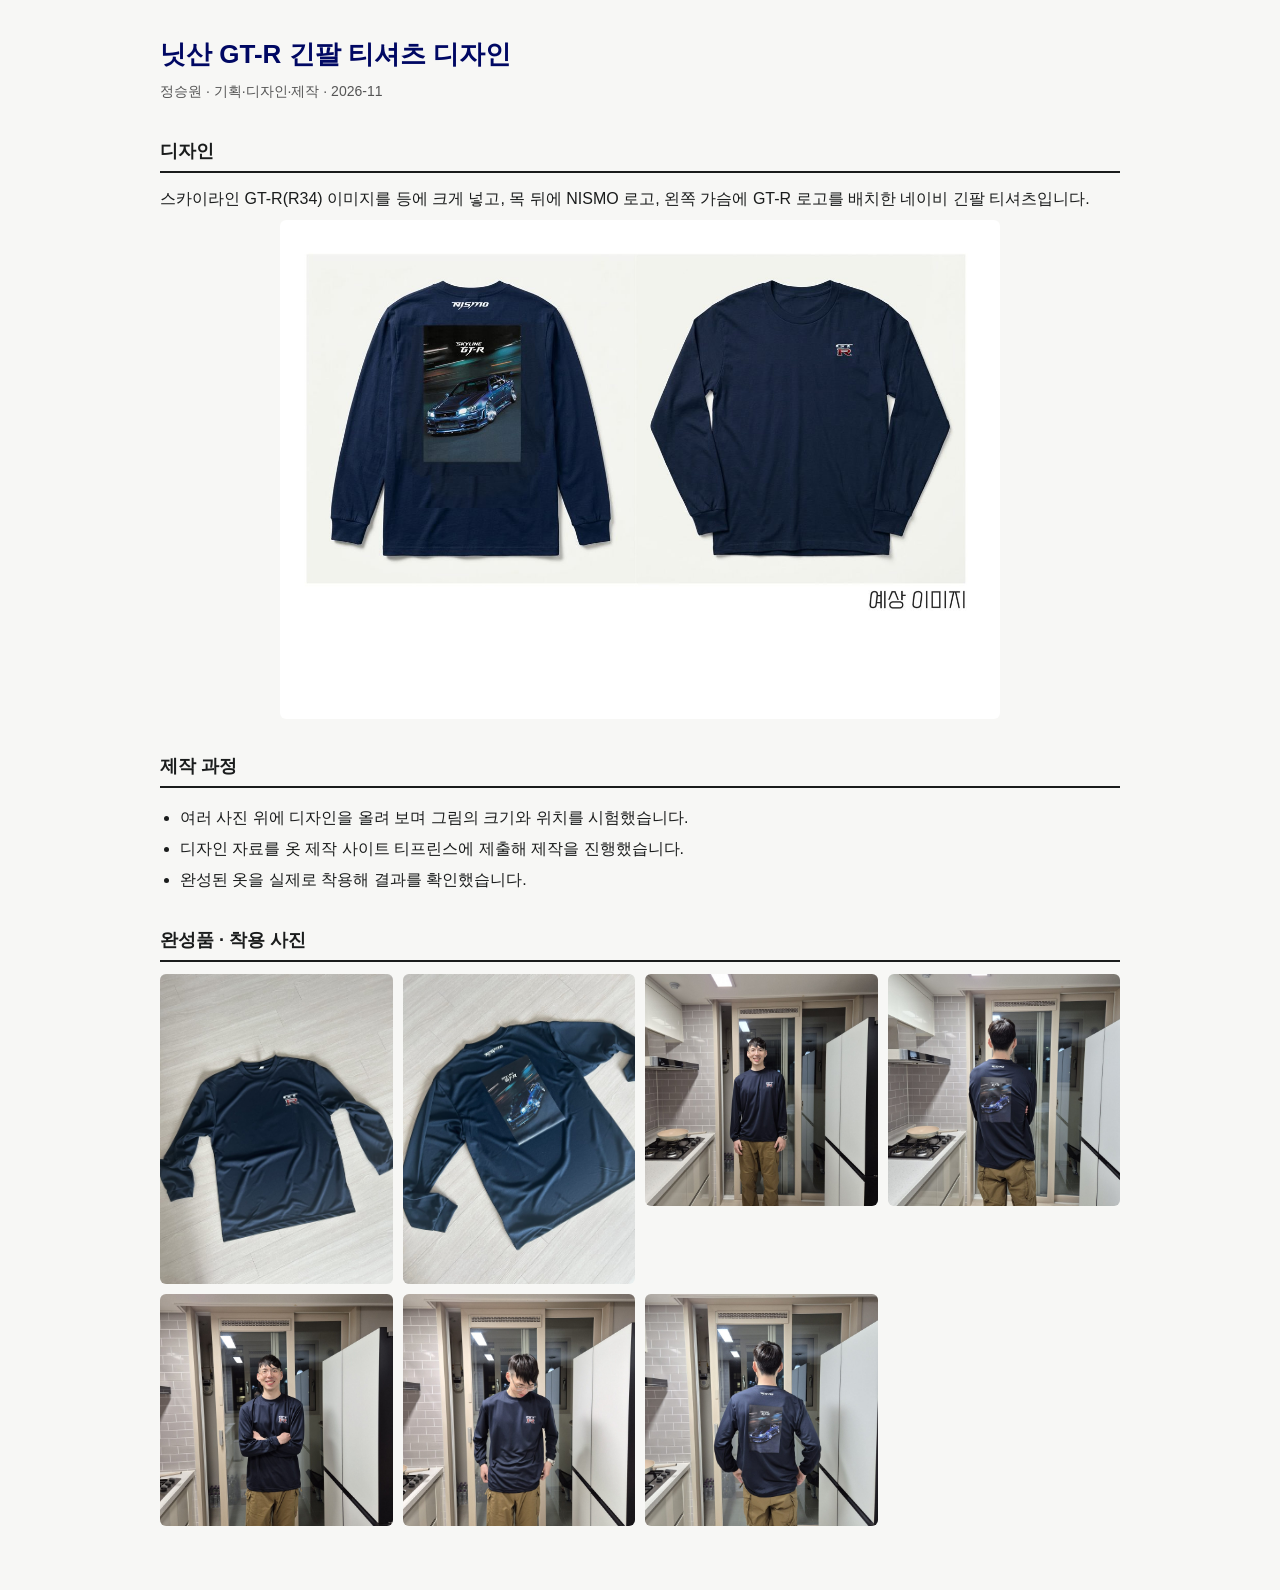
<file: tshirt/index.html>
<!doctype html>
<html lang="ko">
<head>
<meta charset="utf-8">
<meta name="viewport" content="width=device-width, initial-scale=1">
<title>닛산 GT-R 긴팔 티셔츠 디자인 · 정승원</title>
<style>
  :root { --bg:#f7f7f5; --fg:#1a1c1c; --muted:#555; --accent:#000863; }
  @media (prefers-color-scheme: dark) { :root:not([data-theme="light"]) { --bg:#121314; --fg:#f1f1f1; --muted:#aaa; --accent:#bdc2ff; } }
  :root[data-theme="dark"] { --bg:#121314; --fg:#f1f1f1; --muted:#aaa; --accent:#bdc2ff; }
  body { margin:0; background:var(--bg); color:var(--fg); font-family:"Apple SD Gothic Neo","Malgun Gothic",sans-serif; line-height:1.7; }
  main { max-width:960px; margin:0 auto; padding:24px 16px 64px; }
  h1 { font-size:26px; margin:8px 0 4px; color:var(--accent); }
  .meta { color:var(--muted); font-size:14px; margin-bottom:20px; }
  h2 { font-size:18px; margin:32px 0 12px; border-bottom:2px solid var(--fg); padding-bottom:4px; }
  p { margin:8px 0; }
  .grid { display:grid; grid-template-columns:repeat(auto-fill, minmax(200px,1fr)); gap:10px; }
  .grid img { width:100%; height:auto; display:block; border-radius:6px; background:#fff; }
  .design img { width:100%; max-width:720px; display:block; margin:0 auto; border-radius:6px; background:#fff; }
  ul { padding-left:20px; }
  li { margin:4px 0; }
</style>
</head>
<body>
<main>
  <h1>닛산 GT-R 긴팔 티셔츠 디자인</h1>
  <div class="meta">정승원 · 기획·디자인·제작 · 2026-11</div>

  <h2>디자인</h2>
  <p>스카이라인 GT-R(R34) 이미지를 등에 크게 넣고, 목 뒤에 NISMO 로고, 왼쪽 가슴에 GT-R 로고를 배치한 네이비 긴팔 티셔츠입니다.</p>
  <div class="design"><img src="design.jpg" alt="티셔츠 디자인 예상 이미지 (앞·뒤)"></div>

  <h2>제작 과정</h2>
  <ul>
    <li>여러 사진 위에 디자인을 올려 보며 그림의 크기와 위치를 시험했습니다.</li>
    <li>디자인 자료를 옷 제작 사이트 티프린스에 제출해 제작을 진행했습니다.</li>
    <li>완성된 옷을 실제로 착용해 결과를 확인했습니다.</li>
  </ul>

  <h2>완성품 · 착용 사진</h2>
  <div class="grid">
    <img src="wear01.jpg" alt="완성된 티셔츠 (정면, 바닥)">
    <img src="wear02.jpg" alt="완성된 티셔츠 (뒷면, 바닥)">
    <img src="wear03.jpg" alt="티셔츠 착용 (정면 전신)">
    <img src="wear04.jpg" alt="티셔츠 착용 (뒷면 전신)">
    <img src="wear05.jpg" alt="티셔츠 착용 (팔짱)">
    <img src="wear06.jpg" alt="티셔츠 착용 (정면)">
    <img src="wear07.jpg" alt="티셔츠 착용 (뒷면)">
  </div>
</main>
</body>
</html>
</file>
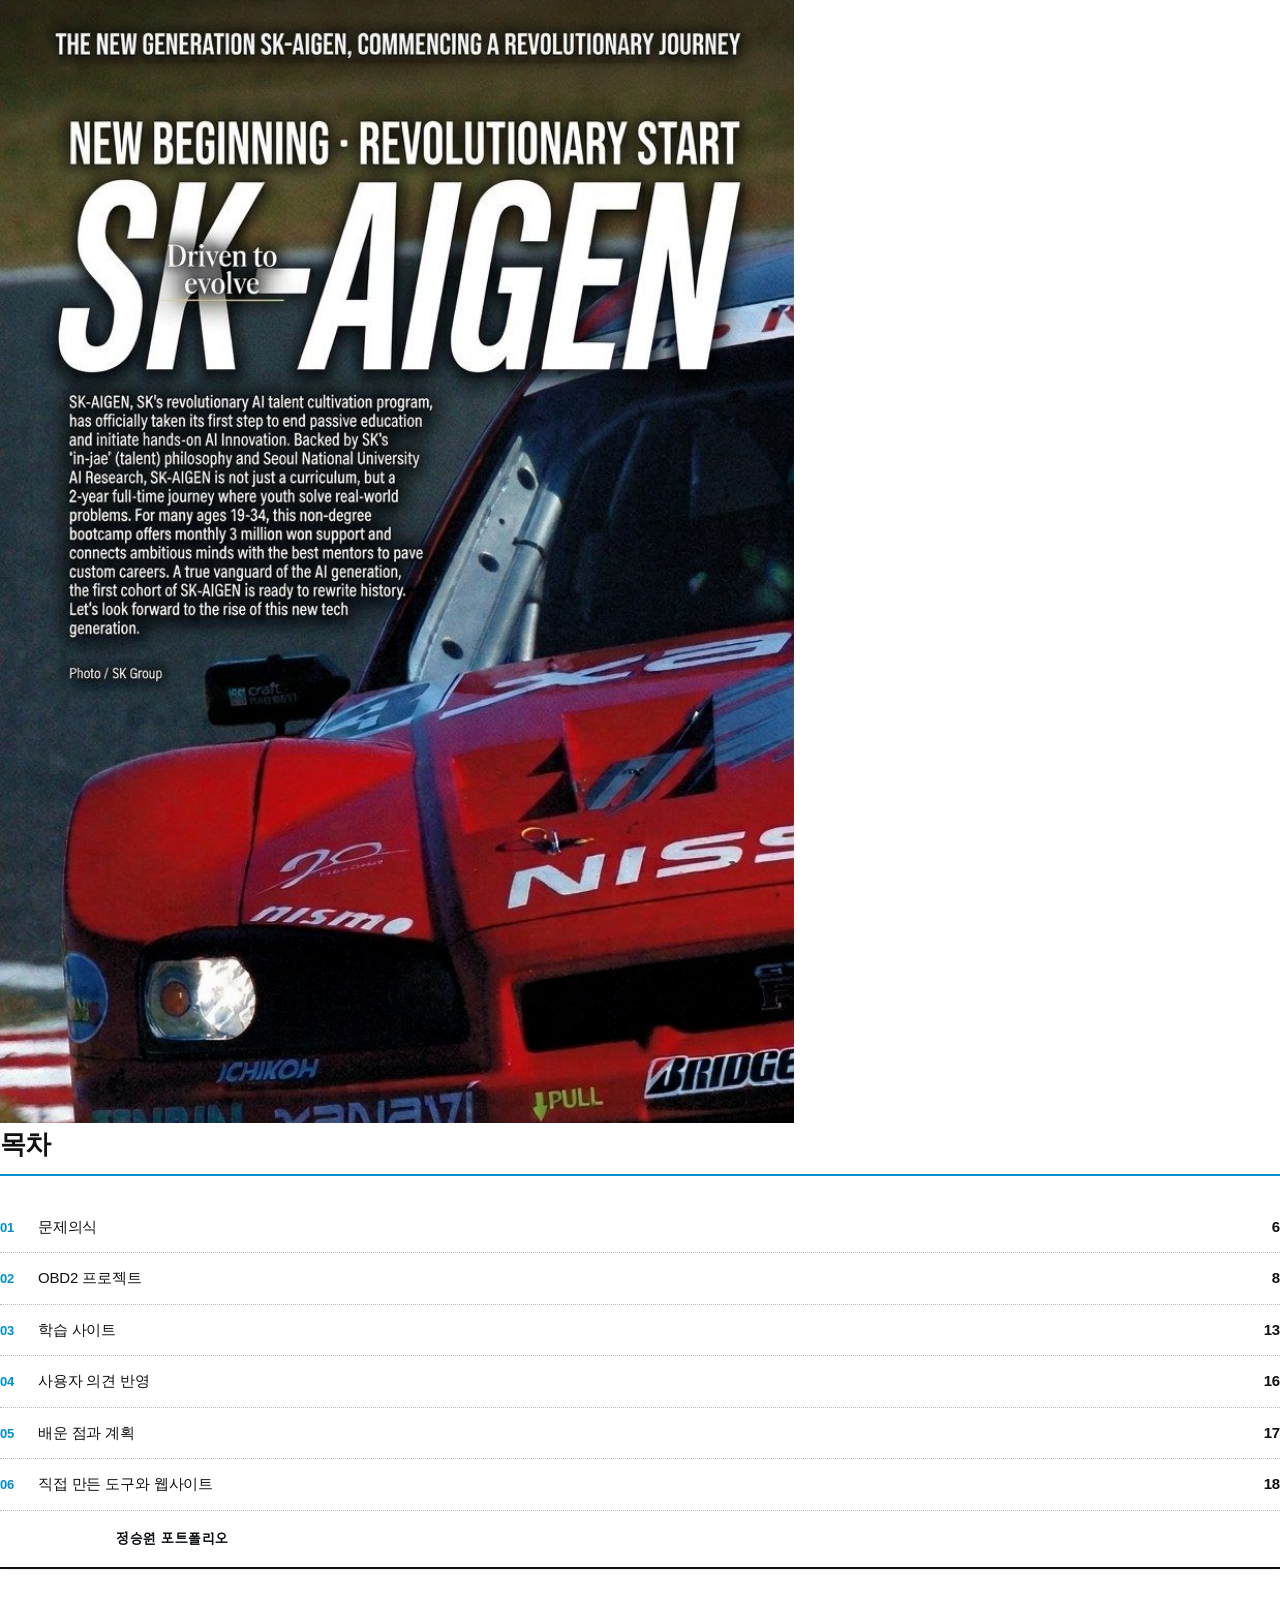
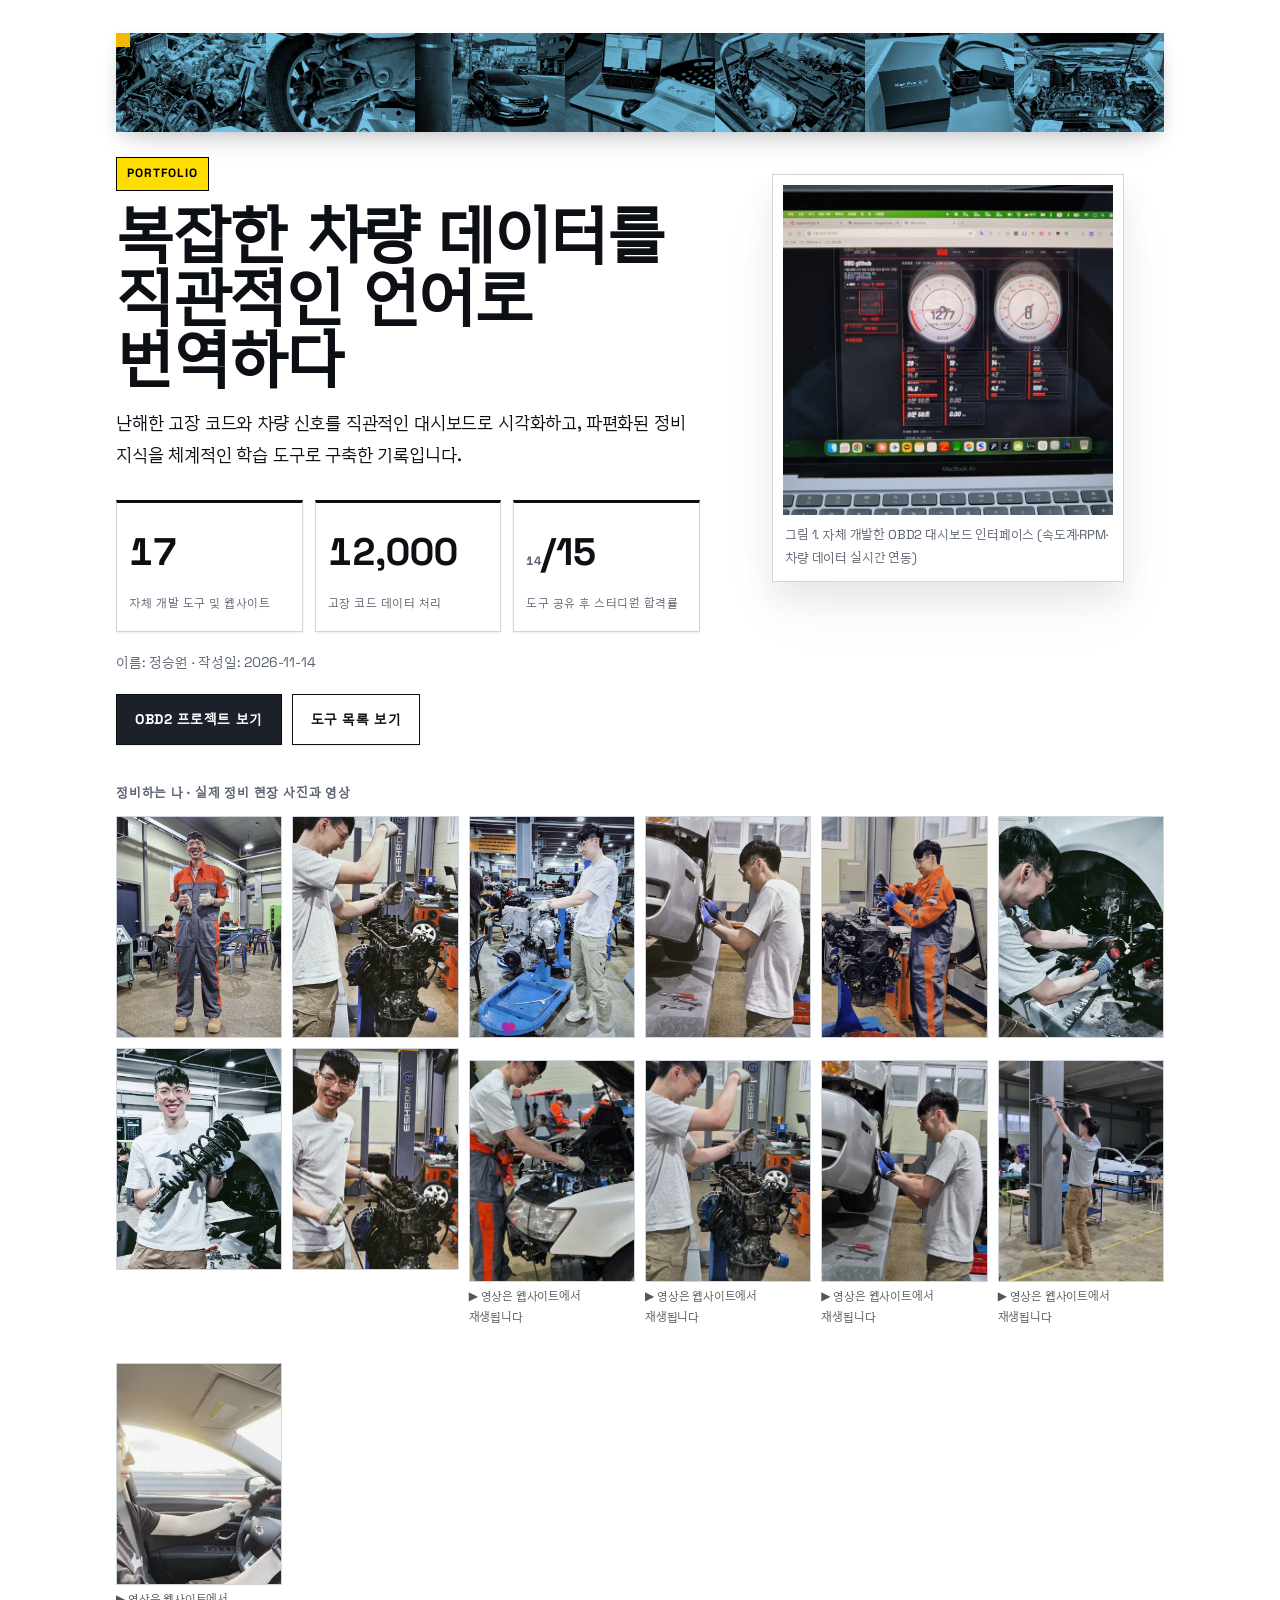
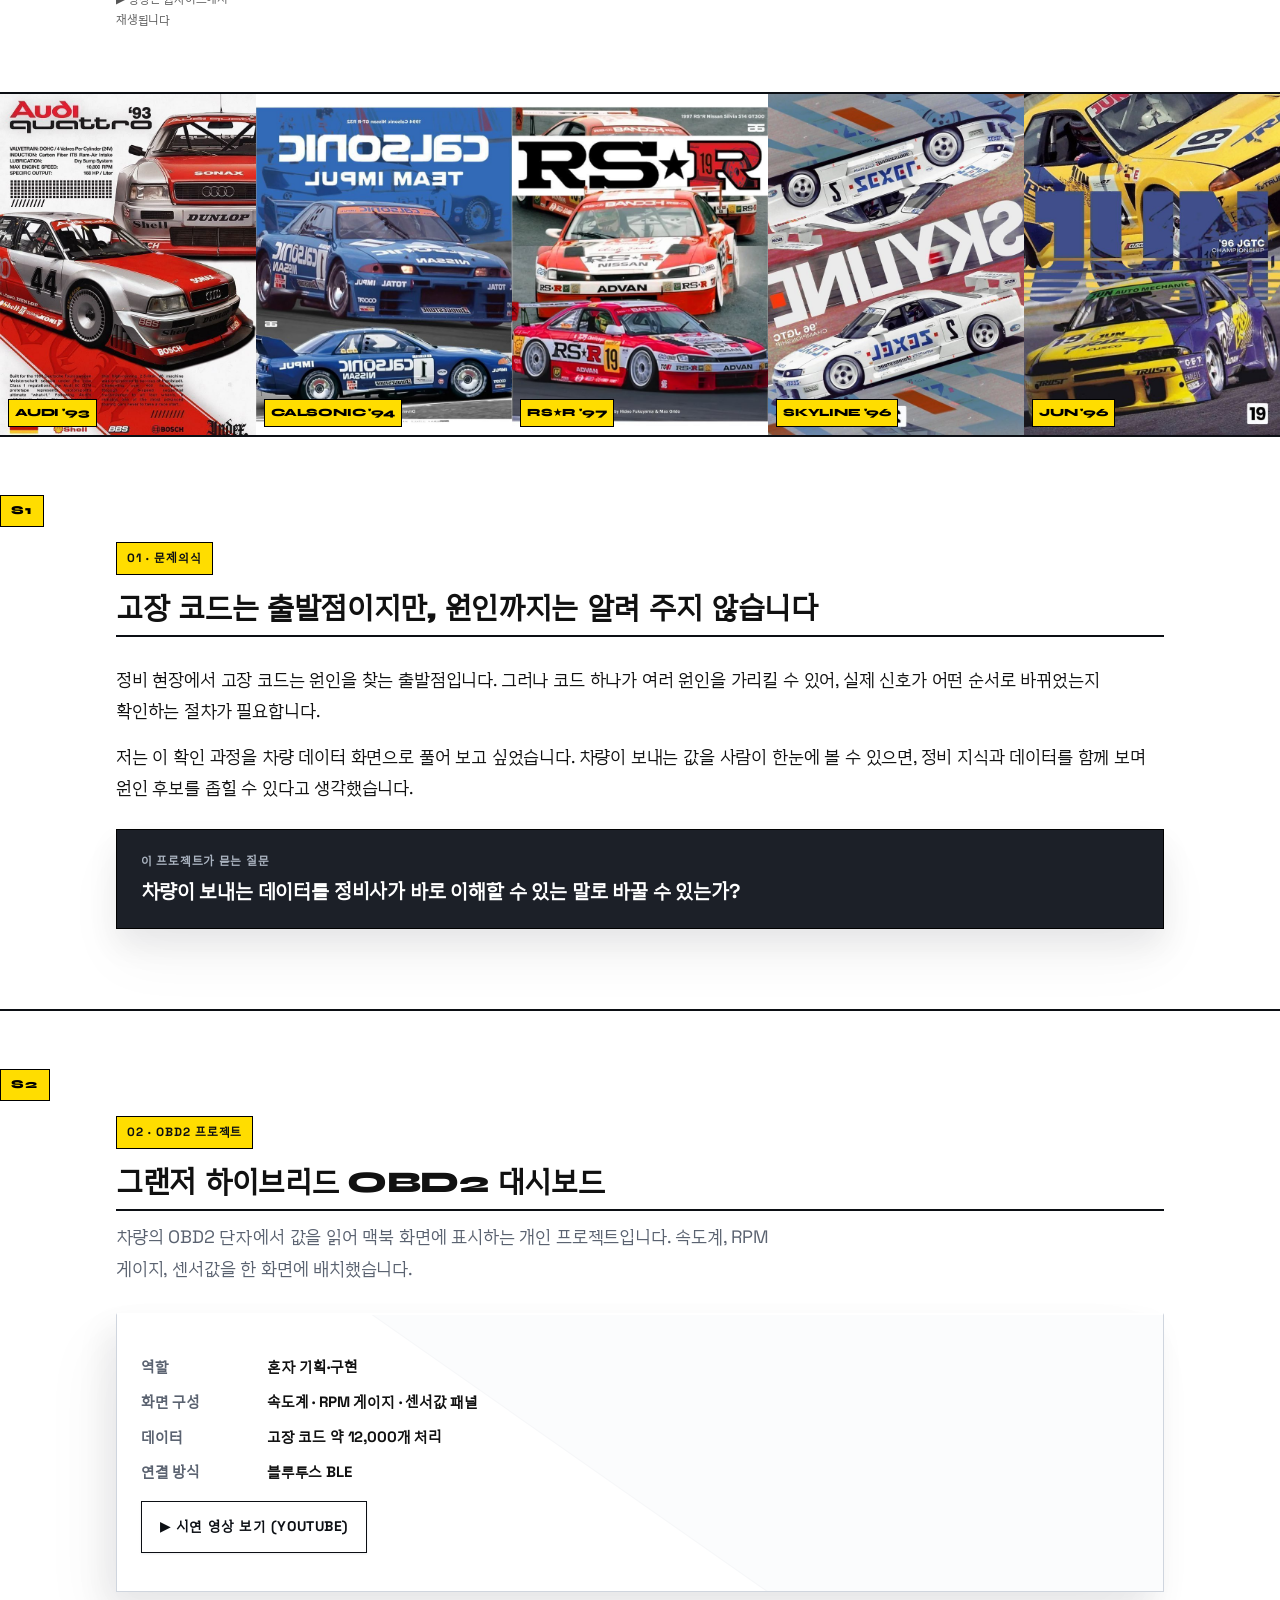
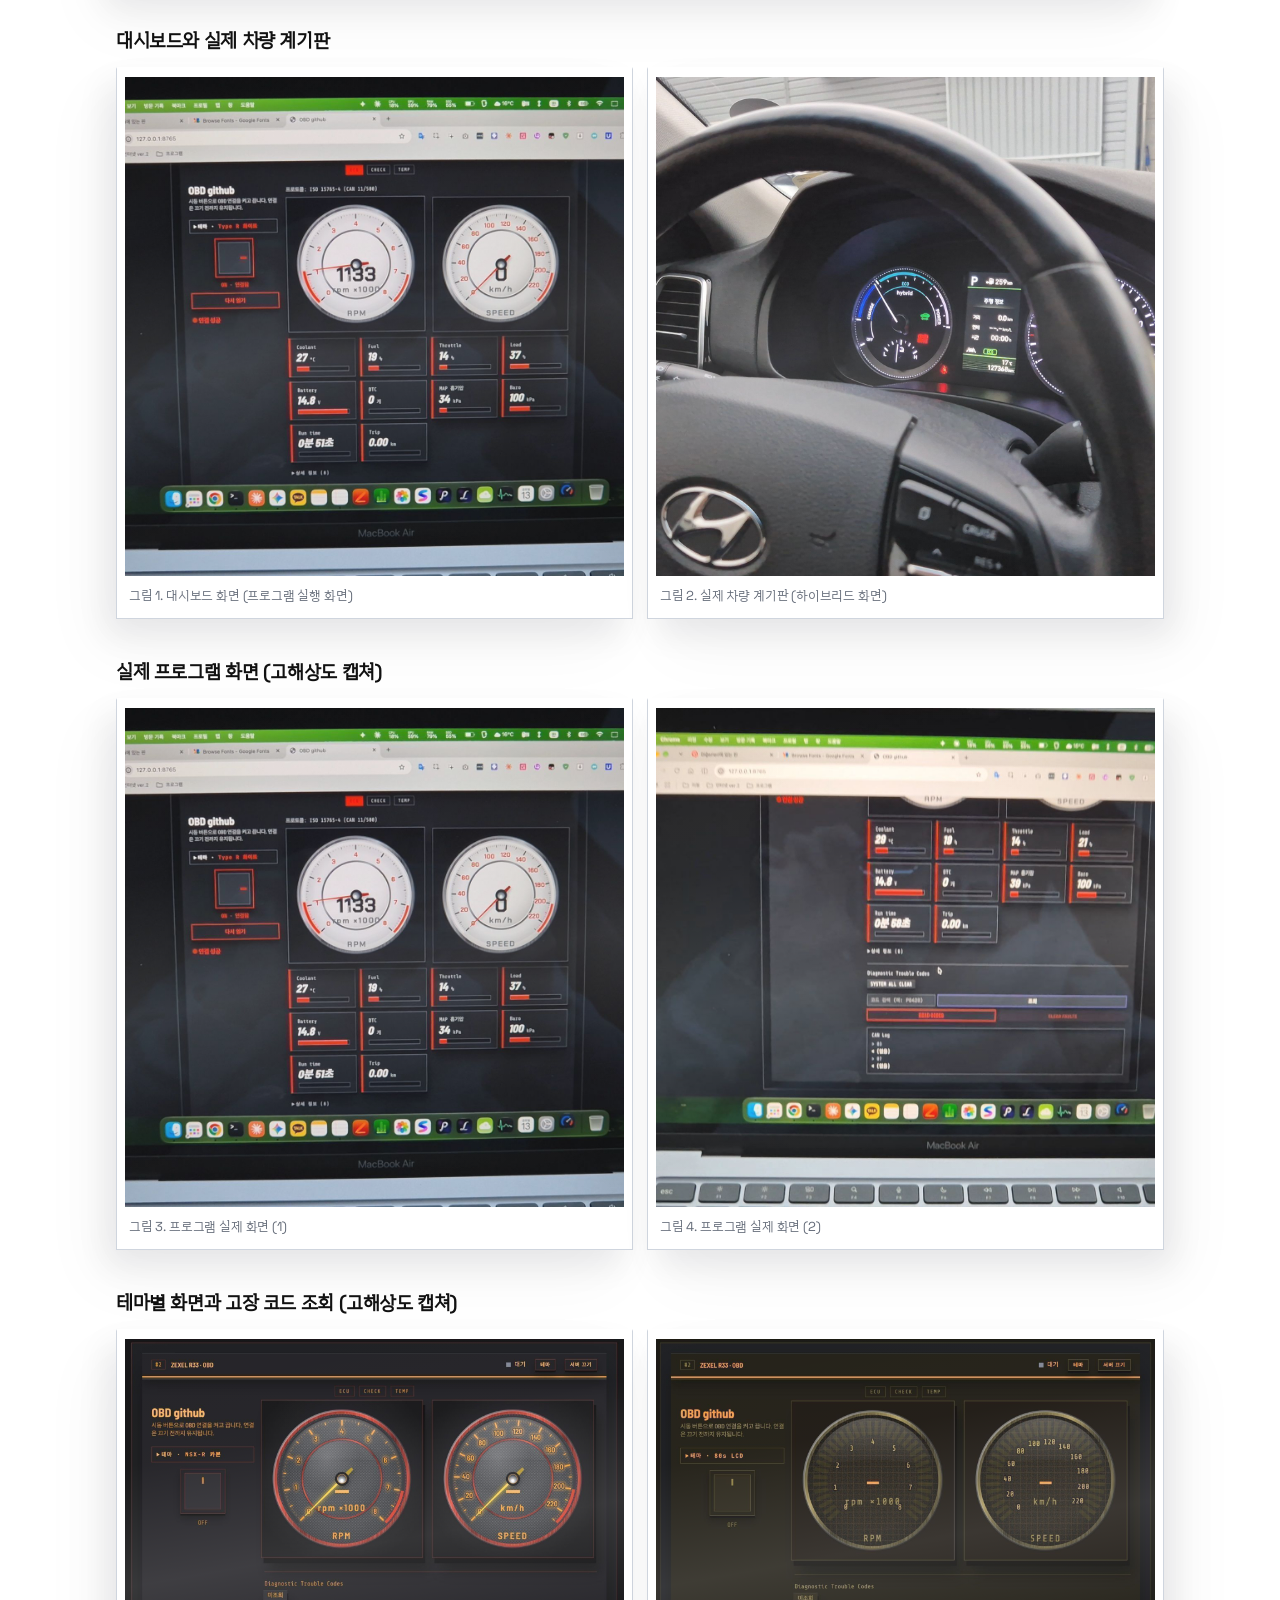
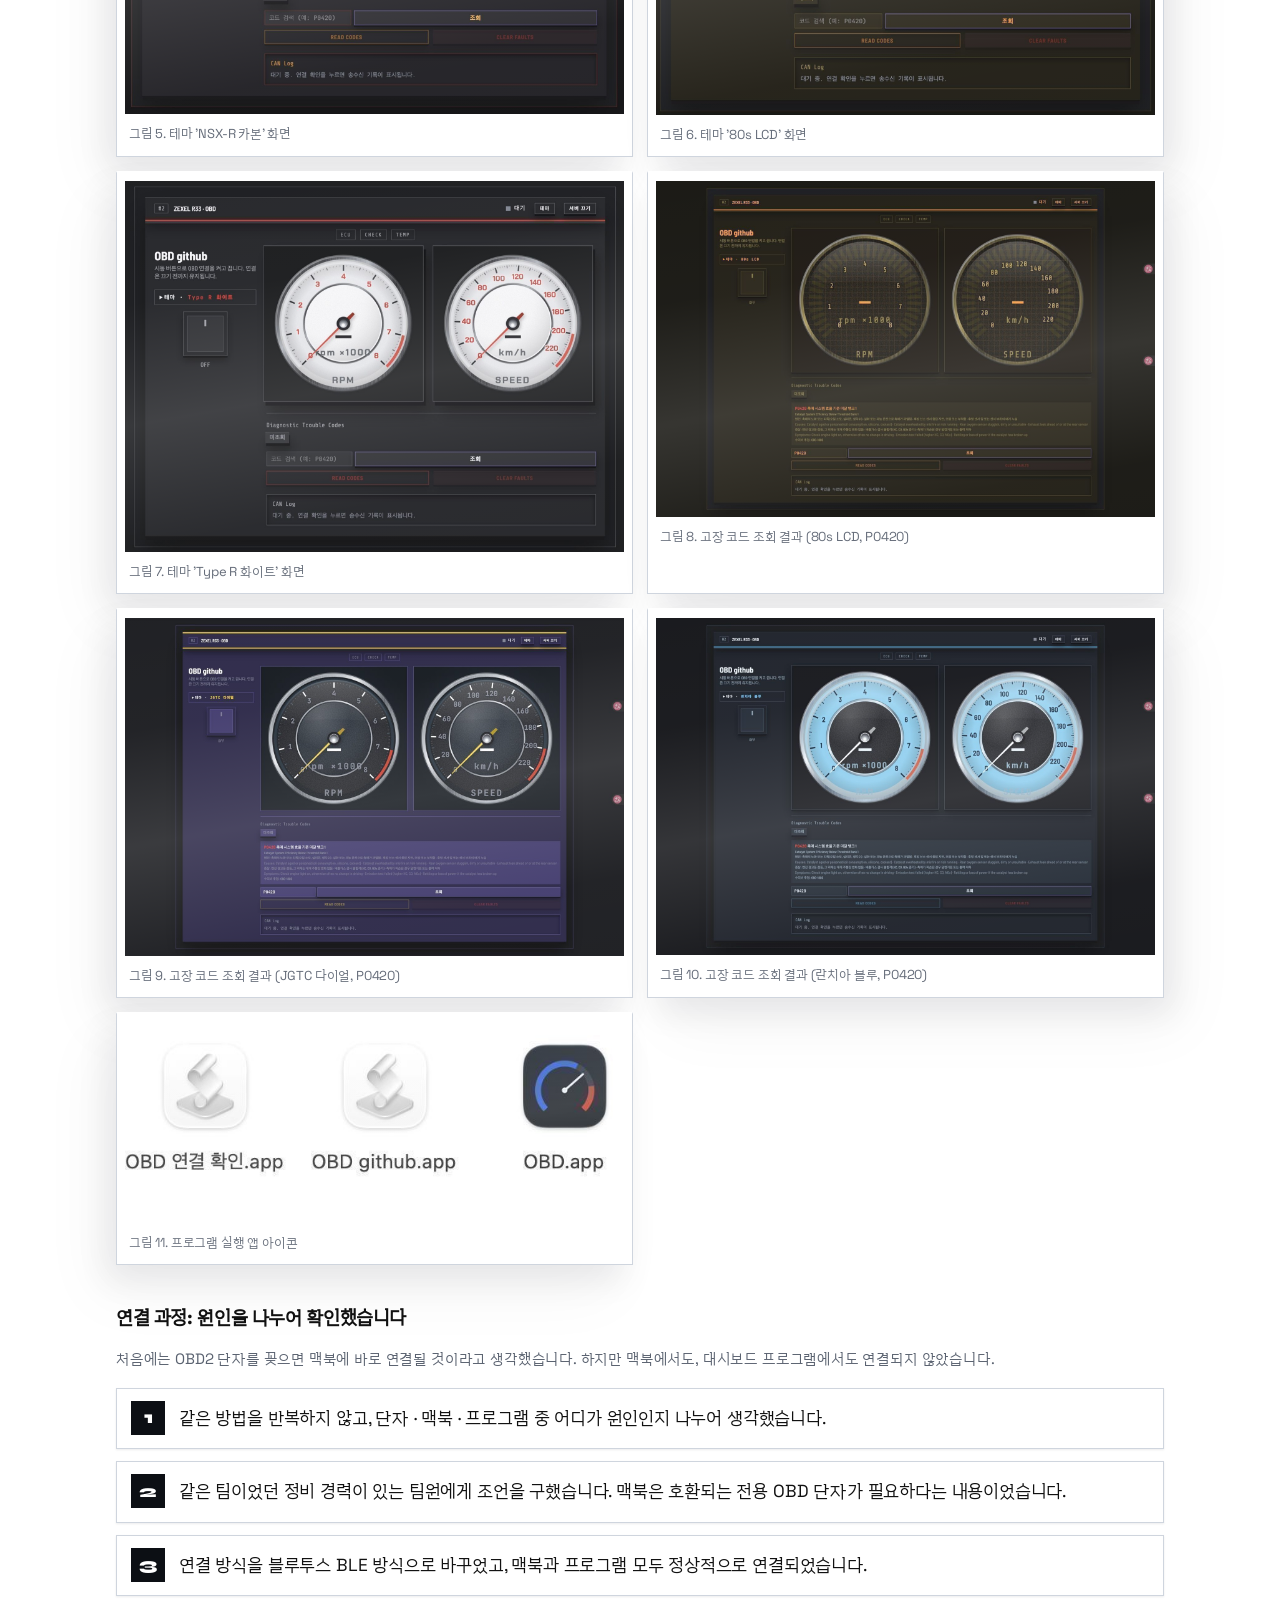
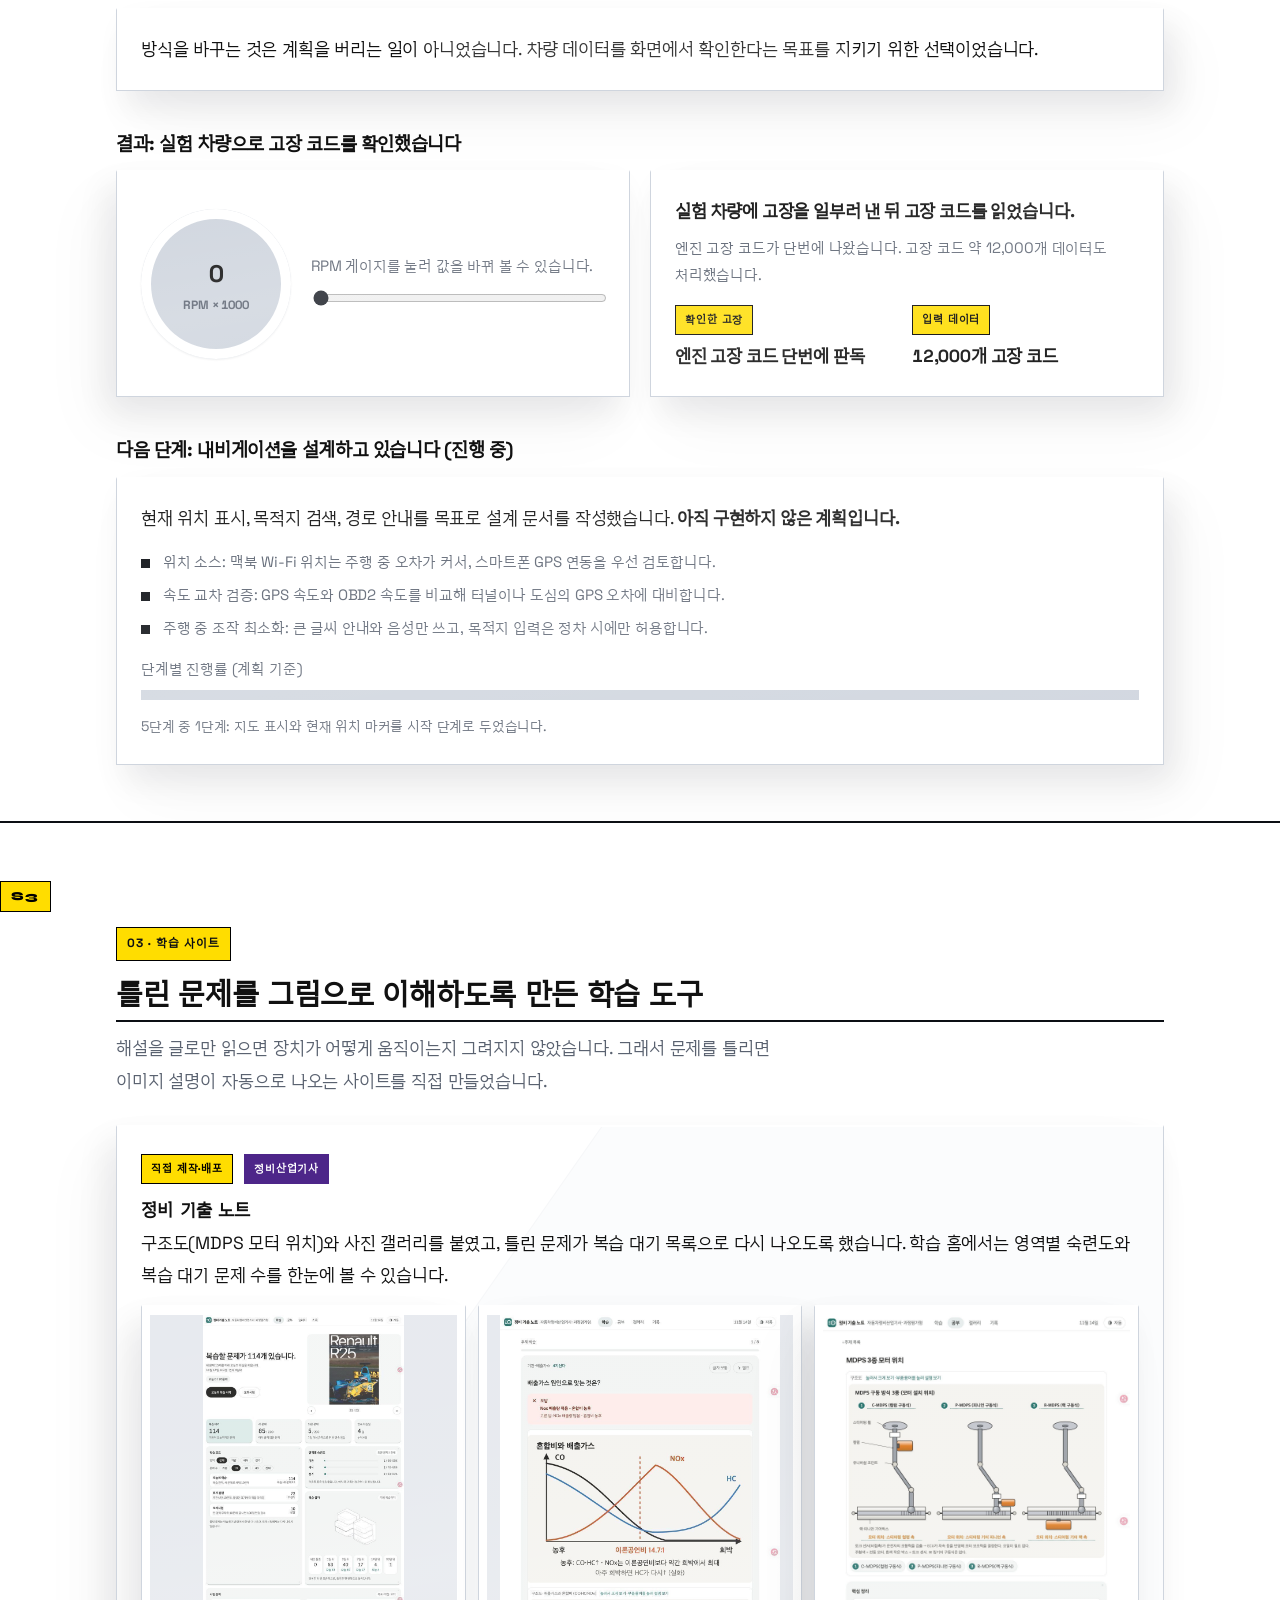
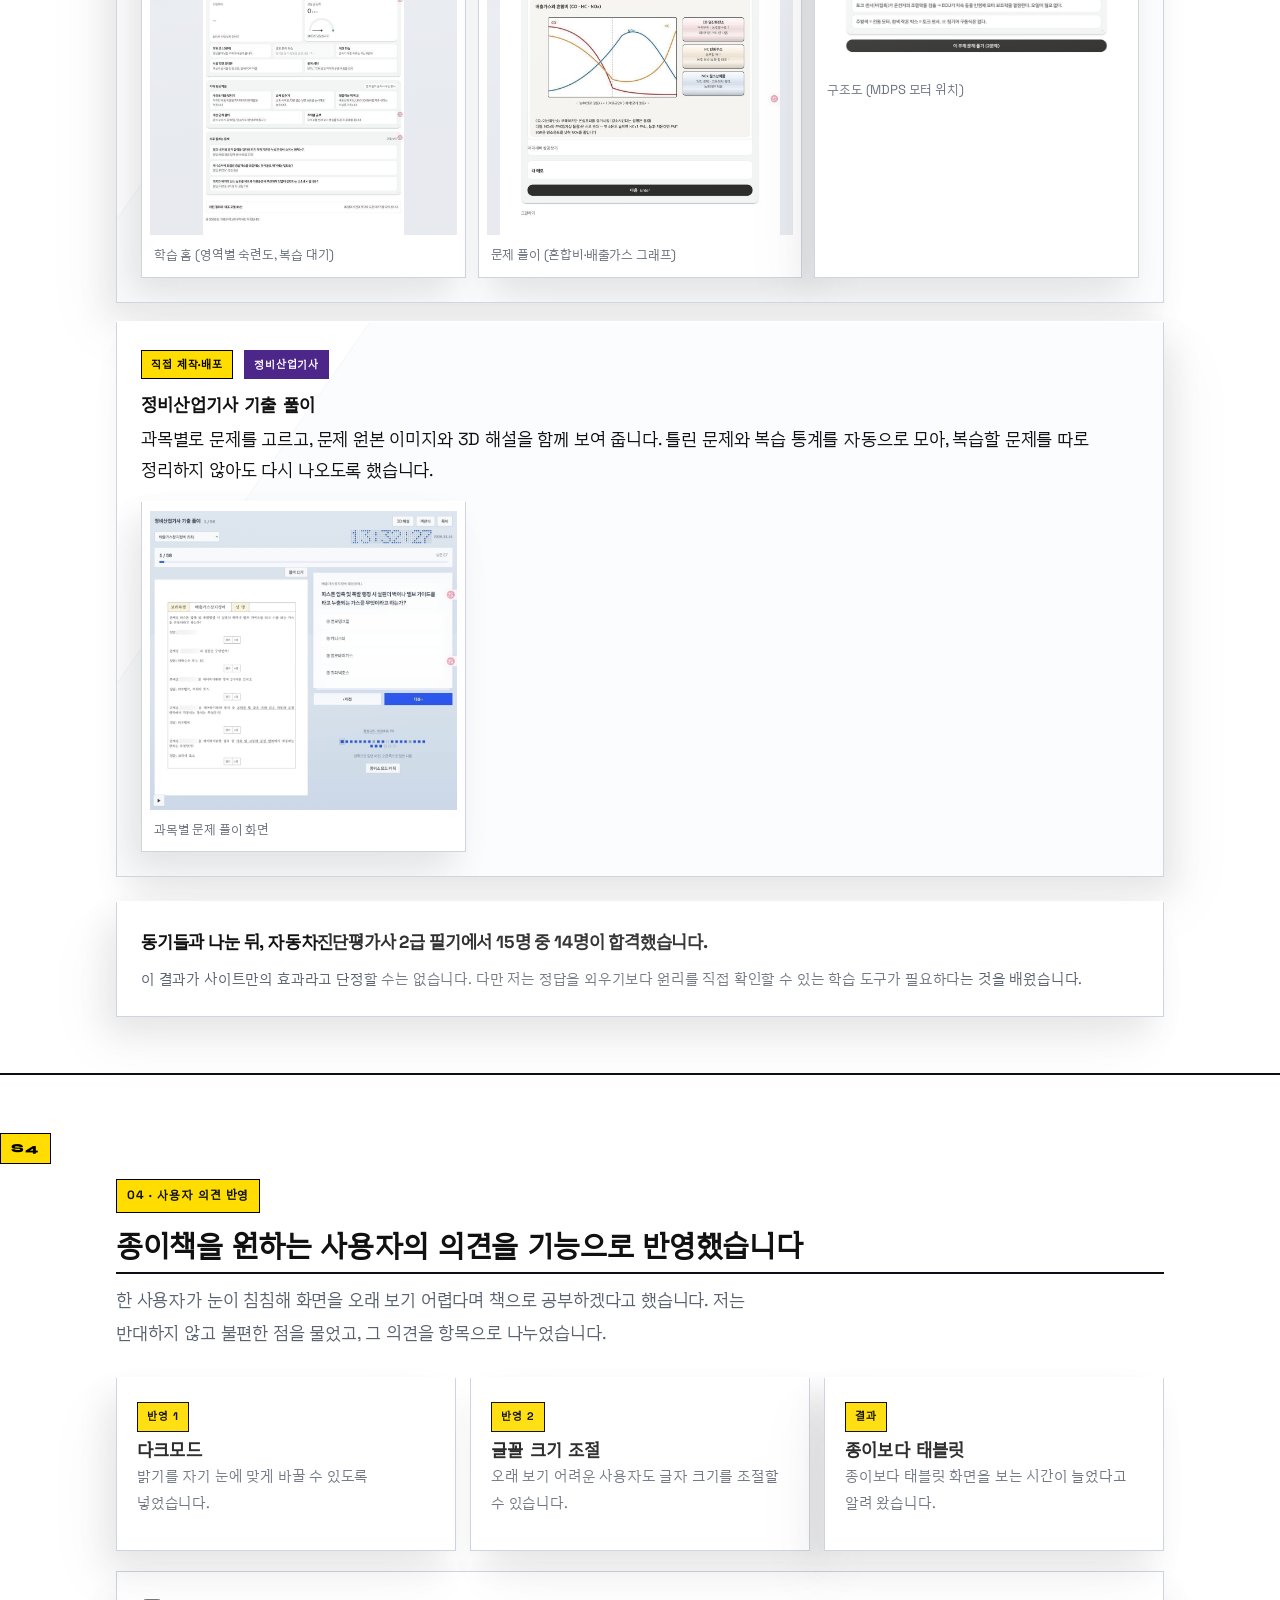
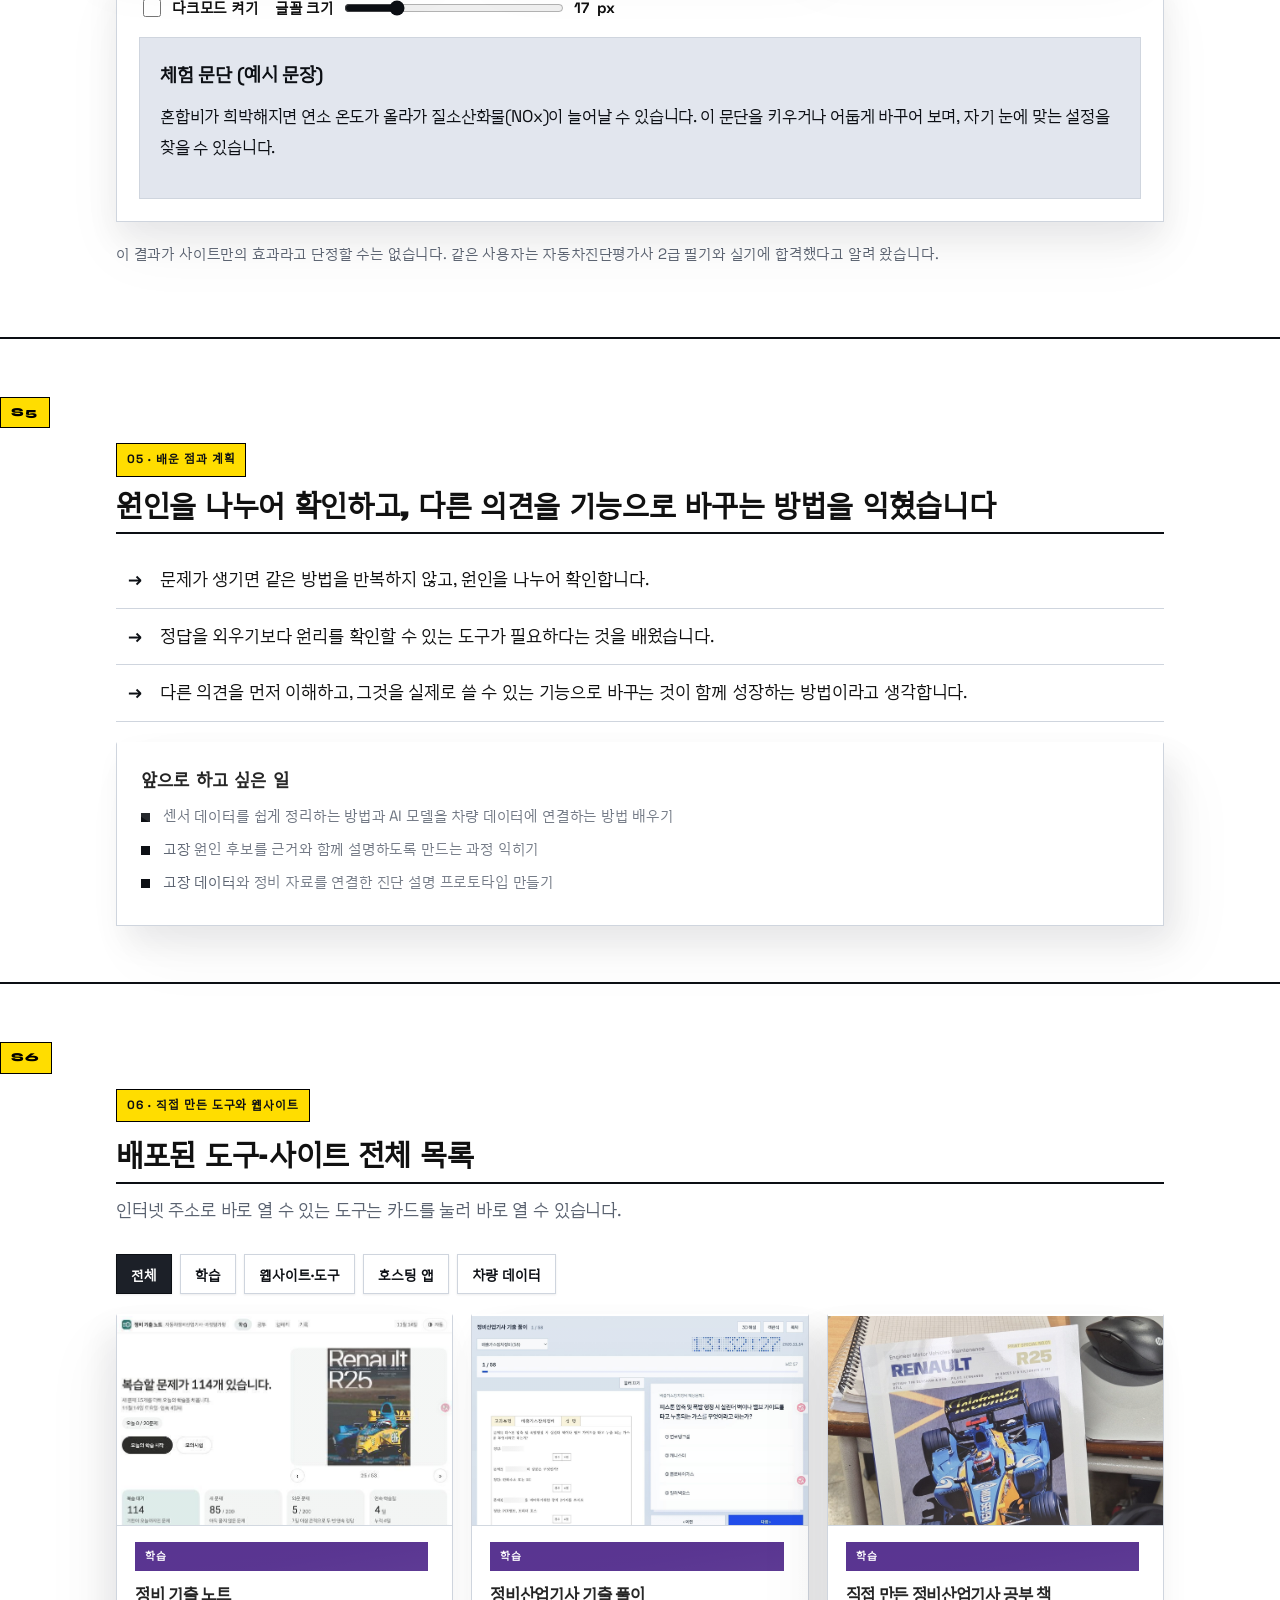
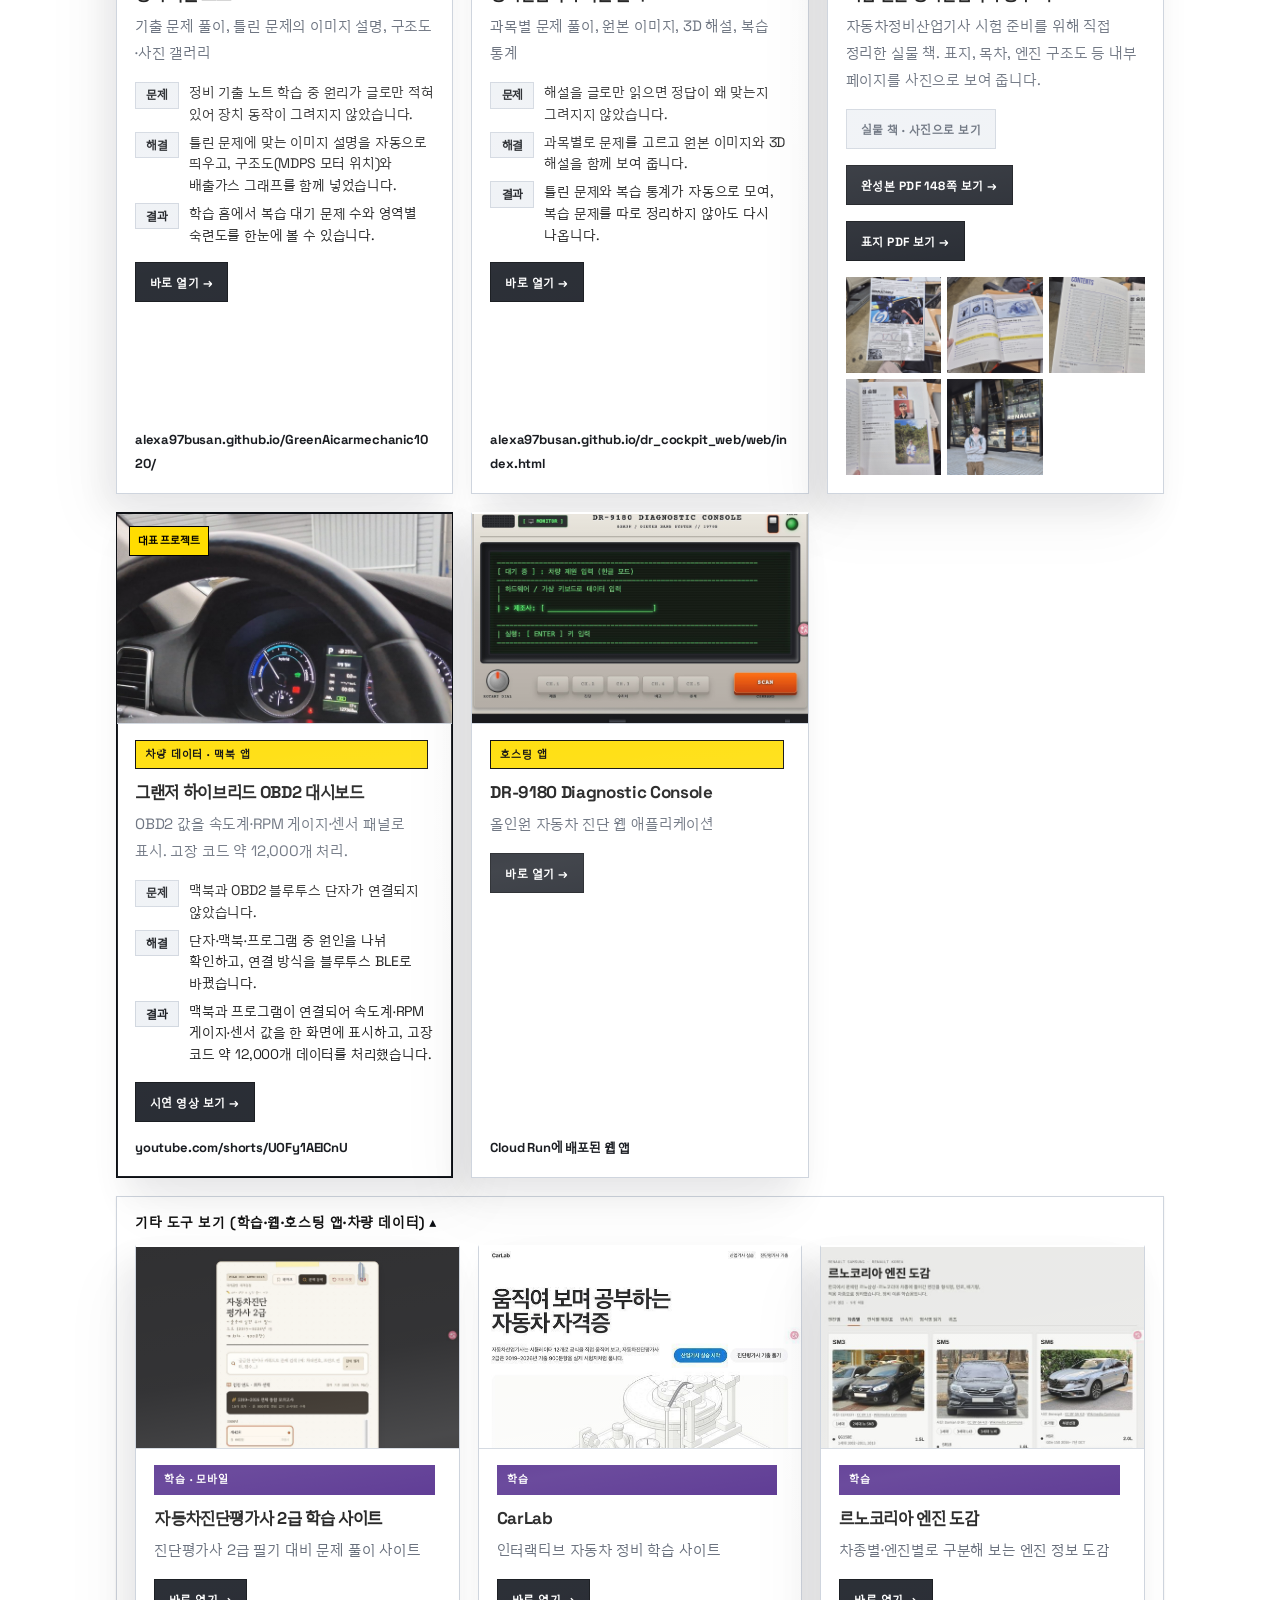
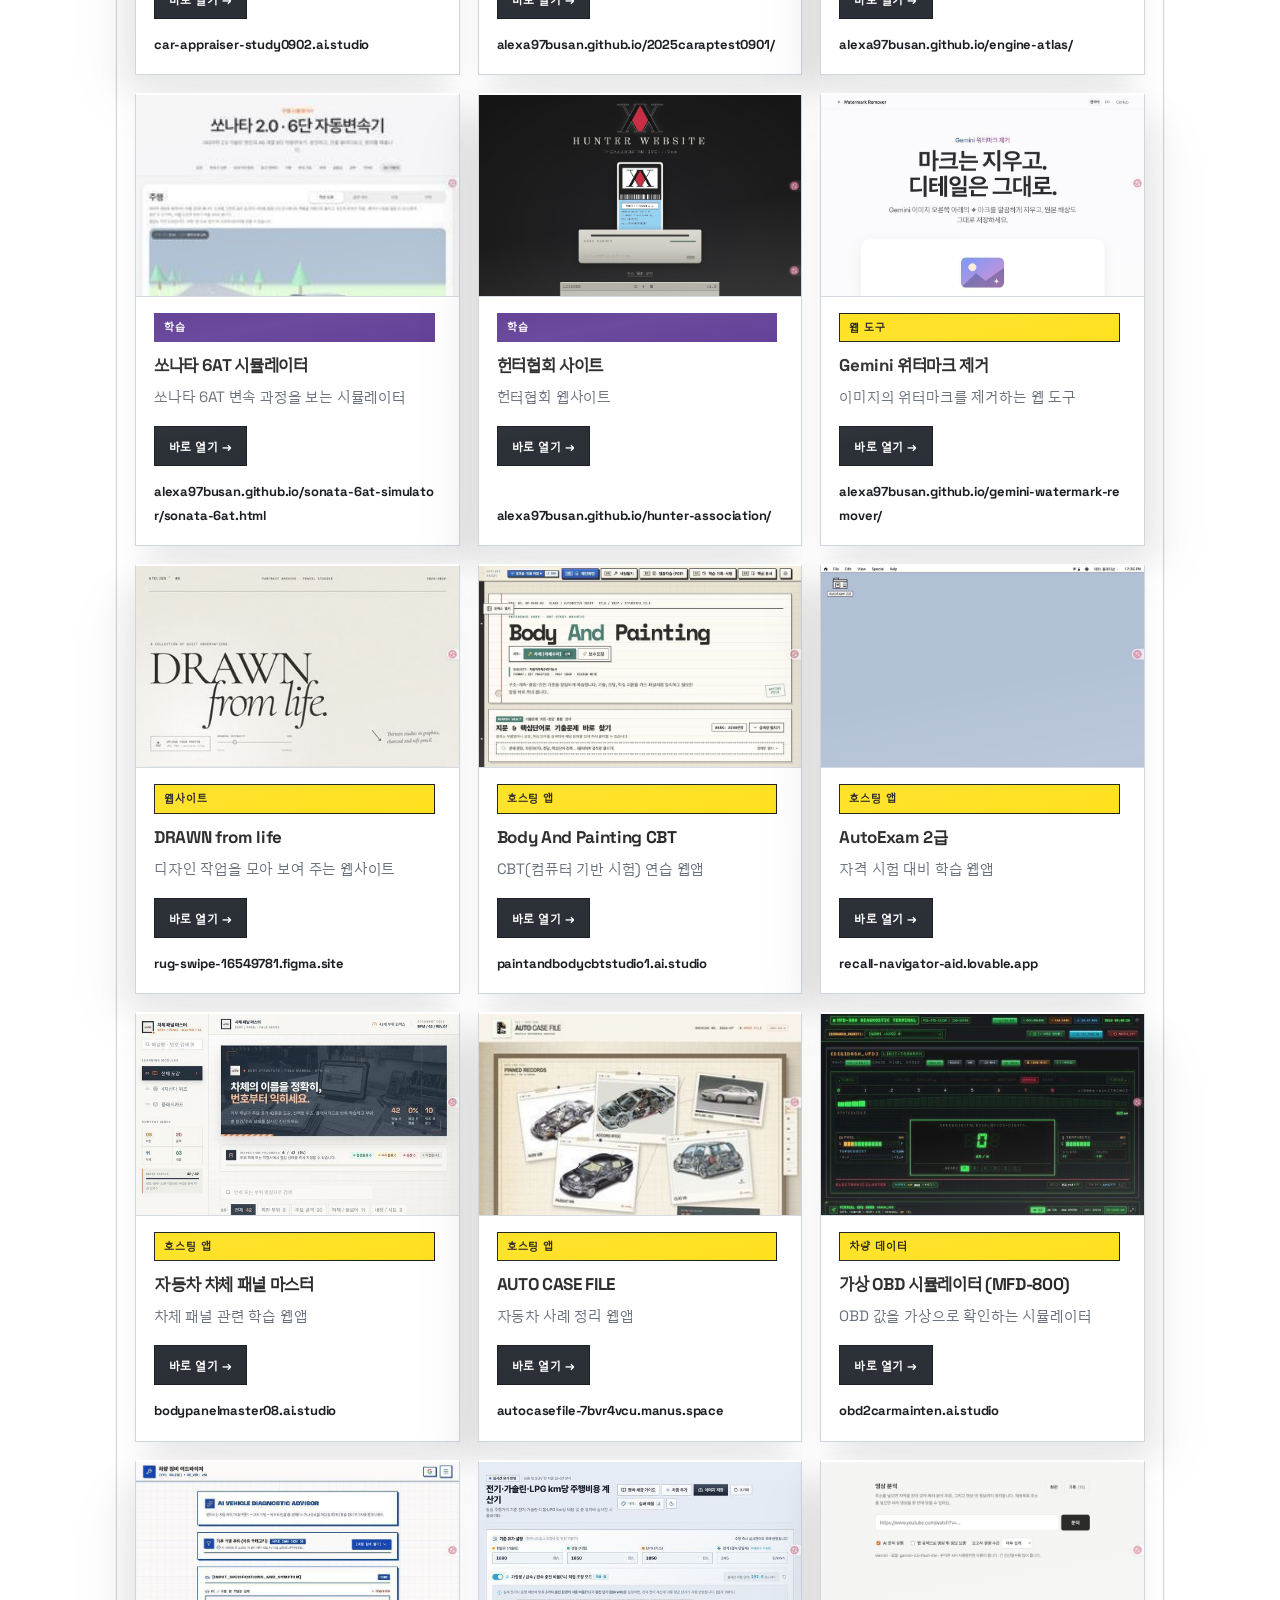
<file: index_print.html>
<!doctype html>
<html lang="ko">
<head>
<meta charset="utf-8">
<meta name="viewport" content="width=device-width, initial-scale=1">
<title>정승원 포트폴리오 · 복잡한 차량 데이터를 직관적인 언어로 번역하다</title>
<meta name="description" content="정승원 포트폴리오. 직접 만든 OBD2 대시보드, 정비 학습 사이트, 배포한 웹 도구 목록.">
<link rel="stylesheet" href="motorsport.css">
<style>
@page{size:A4;margin:18mm 12mm 16mm;@top-left{content:"정승원 포트폴리오";font-size:9px;color:#777;font-family:sans-serif}@bottom-right{content:counter(page) " / " counter(pages);font-size:9px;color:#777;font-family:sans-serif}}
section{break-before:page;page-break-before:always}
section:first-of-type{break-before:auto;page-break-before:auto}
img{max-height:245mm;object-fit:contain}
p,li{orphans:3;widows:3}
.layer.card{break-inside:auto;page-break-inside:auto}
*{-webkit-print-color-adjust:exact;print-color-adjust:exact}
html,body{background:#fff!important;color:#111!important;overflow:visible!important}
section{background:#fff!important}
[data-reveal]{opacity:1!important;transform:none!important;transition:none!important}
h1,h2,h3{break-after:avoid;page-break-after:avoid}
figure,.tile,.card,.shot,.tilt{break-inside:avoid}
.sec-head,.kicker,.lead,.wrap>h2,.wrap>h3,.gallery .count{break-after:avoid;page-break-after:avoid}
.card,.tile,.shot,.thumb,.body,.open,.addr,.stat,.psr,.steps,.stats,.spec,.checks,.two,.shot-row,.vid,.gallery,.layer,.tools,.more-grid,.tag,.btn,li,blockquote,pre,table,tr,img{break-inside:avoid;page-break-inside:avoid}
img{max-width:100%;height:auto}
.hero-strip img,.poster-strip img{filter:none!important}
.hero-strip figure::after{display:none!important}
*::before,*::after{mix-blend-mode:normal!important}
figure.vid{margin:12px 0}
figure.vid figcaption{font-size:12px;color:#555;margin-top:4px}

@page cover{size:A4;margin:0;@top-left{content:none}@bottom-right{content:none}}
.cover{page:cover;height:297mm;overflow:hidden;break-after:page;page-break-after:always}
.cover img{display:block;width:210mm;height:297mm;max-height:none;object-fit:cover;object-position:50% 12%}
.toc{break-after:page;page-break-after:always;padding-top:4px}
.toc h2{font:800 26px sans-serif;color:#111;margin:0 0 26px;padding-bottom:12px;border-bottom:2px solid #008ECC}
.toc ol{list-style:none;margin:0;padding:0}
.toc li{break-inside:avoid;display:flex;align-items:baseline;gap:10px;padding:14px 0;border-bottom:1px dotted #bbb;font:400 15px/1.5 sans-serif}
.toc li .t-num{font:700 13px sans-serif;color:#008ECC;min-width:28px}
.toc li a{color:#111;text-decoration:none;flex:1}
.toc li .t-title{display:block}
.toc li .t-kick{display:block;font-size:12px;color:#777;margin-top:2px}
.toc li .t-pg{font:700 15px sans-serif;color:#111;margin-left:auto;padding-left:12px}
</style>
</head>
<body>
<div class="cover"><img src="img/cover.jpg" alt="표지"></div><div class="toc"><h2>목차</h2><ol><li><span class="t-num">01</span><a href="#s1"><span class="t-title">문제의식</span></a><span class="t-pg">6</span></li><li><span class="t-num">02</span><a href="#s2"><span class="t-title">OBD2 프로젝트</span></a><span class="t-pg">8</span></li><li><span class="t-num">03</span><a href="#s3"><span class="t-title">학습 사이트</span></a><span class="t-pg">13</span></li><li><span class="t-num">04</span><a href="#s4"><span class="t-title">사용자 의견 반영</span></a><span class="t-pg">16</span></li><li><span class="t-num">05</span><a href="#s5"><span class="t-title">배운 점과 계획</span></a><span class="t-pg">17</span></li><li><span class="t-num">06</span><a href="#s6"><span class="t-title">직접 만든 도구와 웹사이트</span></a><span class="t-pg">18</span></li></ol></div>

<header class="topbar">
  <div class="wrap">
    <div class="brand">정승원 포트폴리오</div>
    
  </div>
  
</header>

<main>

<!-- HERO -->
<div class="hero">
  <div class="wrap">
    <div class="hero-strip" data-reveal aria-label="자동차 장비 사진">
      <figure><img src="img/strip_01.jpg" alt="자동차 엔진 사진 1" loading="eager" data-zoom></figure>
      <figure><img src="img/strip_02.jpg" alt="자동차 현가장치 사진" loading="eager" data-zoom></figure>
      <figure><img src="img/strip_03.jpg" alt="자동차 외관 사진" loading="eager" data-zoom></figure>
      <figure><img src="img/strip_04.jpg" alt="작업 장비와 교재 사진" loading="eager" data-zoom></figure>
      <figure><img src="img/strip_05.jpg" alt="자동차 엔진 사진 2" loading="eager" data-zoom></figure>
      <figure><img src="img/strip_06.jpg" alt="OBD2 스캐너 사진" loading="eager" data-zoom></figure>
      <figure><img src="img/strip_07.jpg" alt="자동차 엔진룸 사진" loading="eager" data-zoom></figure>
    </div>
  </div>
  <div class="wrap hero-grid">
    <div data-reveal>
      <span class="kicker">PORTFOLIO</span>
      <h1>복잡한 차량 데이터를 직관적인 언어로 번역하다</h1>
      <p class="lead" style="margin-top:14px">난해한 고장 코드와 차량 신호를 직관적인 대시보드로 시각화하고, 파편화된 정비 지식을 체계적인 학습 도구로 구축한 기록입니다.</p>
      <div class="stats">
        <div class="stat"><b class="count" data-count="17">17</b><span>자체 개발 도구 및 웹사이트</span></div>
        <div class="stat"><b class="count" data-count="12000">12,000</b><span>고장 코드 데이터 처리</span></div>
        <div class="stat"><b><span class="count" data-count="14">14</span>/15</b><span>도구 공유 후 스터디원 합격률</span></div>
      </div>
      <p class="meta">이름: 정승원 · 작성일: 2026-11-14</p>
      <div style="display:flex;gap:10px;flex-wrap:wrap;margin-top:18px">
        <a class="btn" href="#s2">OBD2 프로젝트 보기</a>
        <a class="btn ghost" href="#s6">도구 목록 보기</a>
      </div>
    </div>
    <figure class="hero-visual" data-reveal>
      <img src="img/obd_gauge.jpg" alt="맥북 화면의 그랜저 하이브리드 OBD2 대시보드: 속도계, RPM 게이지, 차량 데이터 패널" loading="eager" data-zoom>
      <figcaption>그림 1. 자체 개발한 OBD2 대시보드 인터페이스 (속도계·RPM·차량 데이터 실시간 연동)</figcaption>
    </figure>
  </div>

<div class="wrap maint" data-reveal>
  <p class="maint-title">정비하는 나 · 실제 정비 현장 사진과 영상</p>
  <div class="maint-grid">
    <figure><img src="img/maint_01.jpg" alt="정비 작업 모습 1" data-zoom></figure>
    <figure><img src="img/maint_02.jpg" alt="정비 작업 모습 2" data-zoom></figure>
    <figure><img src="img/maint_03.jpg" alt="정비 작업 모습 3" data-zoom></figure>
    <figure><img src="img/maint_04.jpg" alt="정비 작업 모습 4" data-zoom></figure>
    <figure><img src="img/maint_05.jpg" alt="정비 작업 모습 5" data-zoom></figure>
    <figure><img src="img/maint_06.jpg" alt="정비 작업 모습 6" data-zoom></figure>
    <figure><img src="img/maint_07.jpg" alt="정비 작업 모습 7" data-zoom></figure>
    <figure><img src="img/maint_08.jpg" alt="정비 작업 모습 8" data-zoom></figure>
    <figure><figure class="vid"><img src="img/maint_video_poster.jpg" alt="정비 작업 영상 포스터"><figcaption>▶ 영상은 웹사이트에서 재생됩니다</figcaption></figure></figure>
    <figure><figure class="vid"><img src="img/maint_video_2_poster.jpg" alt="정비 작업 영상 포스터"><figcaption>▶ 영상은 웹사이트에서 재생됩니다</figcaption></figure></figure>
    <figure><figure class="vid"><img src="img/maint_video_3_poster.jpg" alt="정비 작업 영상 포스터"><figcaption>▶ 영상은 웹사이트에서 재생됩니다</figcaption></figure></figure>
    <figure><figure class="vid"><img src="img/maint_video_4_poster.jpg" alt="정비 작업 영상 포스터"><figcaption>▶ 영상은 웹사이트에서 재생됩니다</figcaption></figure></figure>
    <figure><figure class="vid"><img src="img/maint_video_5_poster.jpg" alt="정비 작업 영상 포스터"><figcaption>▶ 영상은 웹사이트에서 재생됩니다</figcaption></figure></figure>
  </div>
</div>
</div>

<div class="poster-strip" aria-label="Motorsport poster series">
  <figure><img src="poster/p1-audi.jpg" alt="1993 Audi 80 Quattro DTM poster"><figcaption>Audi '93</figcaption></figure>
  <figure><img src="poster/p2-calsonic.jpg" alt="1994 Calsonic Nissan GT-R R32 poster"><figcaption>Calsonic '94</figcaption></figure>
  <figure><img src="poster/p3-rsr.jpg" alt="1997 RS-R Nissan Silvia S14 poster"><figcaption>RS★R '97</figcaption></figure>
  <figure><img src="poster/p4-skyline.jpg" alt="1996 ZEXEL Nissan Skyline GT-R poster"><figcaption>Skyline '96</figcaption></figure>
  <figure><img src="poster/p5-jun.jpg" alt="1996 JUN Auto Mechanic R33 poster"><figcaption>JUN '96</figcaption></figure>
</div>

<!-- 01 -->
<section id="s1">
  <div class="wrap">
    <div class="sec-head" data-reveal>
      <span class="kicker">01 · 문제의식</span>
      <h2>고장 코드는 출발점이지만, 원인까지는 알려 주지 않습니다</h2>
    </div>
    <div data-reveal>
      <p>정비 현장에서 고장 코드는 원인을 찾는 출발점입니다. 그러나 코드 하나가 여러 원인을 가리킬 수 있어, 실제 신호가 어떤 순서로 바뀌었는지 확인하는 절차가 필요합니다.</p>
      <p>저는 이 확인 과정을 차량 데이터 화면으로 풀어 보고 싶었습니다. 차량이 보내는 값을 사람이 한눈에 볼 수 있으면, 정비 지식과 데이터를 함께 보며 원인 후보를 좁힐 수 있다고 생각했습니다.</p>
    </div>
    <div class="q" data-reveal>
      <small>이 프로젝트가 묻는 질문</small>
      차량이 보내는 데이터를 정비사가 바로 이해할 수 있는 말로 바꿀 수 있는가?
    </div>
  </div>
</section>

<!-- 02 -->
<section id="s2" style="background:var(--card)">
  <div class="wrap">
    <div class="sec-head" data-reveal>
      <span class="kicker">02 · OBD2 프로젝트</span>
      <h2>그랜저 하이브리드 OBD2 대시보드</h2>
      <p class="lead" style="margin-top:10px">차량의 OBD2 단자에서 값을 읽어 맥북 화면에 표시하는 개인 프로젝트입니다. 속도계, RPM 게이지, 센서값을 한 화면에 배치했습니다.</p>
    </div>

    <div class="two" style="grid-template-columns:1fr">
      <div class="layer card" data-reveal>
        <dl class="spec">
          <dt>역할</dt><dd>혼자 기획·구현</dd>
          <dt>화면 구성</dt><dd>속도계 · RPM 게이지 · 센서값 패널</dd>
          <dt>데이터</dt><dd>고장 코드 약 12,000개 처리</dd>
          <dt>연결 방식</dt><dd>블루투스 BLE</dd>
        </dl>
        <p style="margin-top:16px"><a class="btn ghost" href="https://youtube.com/shorts/UOFy1AEICnU" target="_blank" rel="noopener">▶ 시연 영상 보기 (YouTube)</a></p>
      </div>
    </div>

    <h3 style="margin:36px 0 14px" data-reveal>대시보드와 실제 차량 계기판</h3>
    <div class="gallery" data-reveal>
      <figure class="shot" data-zoom-wrap>
        <img src="img/obd_app_1.jpg" alt="OBD2 대시보드 프로그램 대시보드 화면" data-zoom>
        <figcaption>그림 1. 대시보드 화면 (프로그램 실행 화면)</figcaption>
      </figure>
      <figure class="shot">
        <img src="img/obd_cluster.jpg" alt="실제 차량 계기판의 하이브리드 화면" data-zoom>
        <figcaption>그림 2. 실제 차량 계기판 (하이브리드 화면)</figcaption>
      </figure>
    </div>

    <h3 style="margin:40px 0 14px" data-reveal>실제 프로그램 화면 (고해상도 캡쳐)</h3>
    <div class="gallery" data-reveal>
      <figure class="shot">
        <img src="img/obd_app_1.jpg" alt="OBD2 대시보드 프로그램 실제 화면 1" data-zoom>
        <figcaption>그림 3. 프로그램 실제 화면 (1)</figcaption>
      </figure>
      <figure class="shot">
        <img src="img/obd_app_2.jpg" alt="OBD2 대시보드 프로그램 실제 화면 2" data-zoom>
        <figcaption>그림 4. 프로그램 실제 화면 (2)</figcaption>
      </figure>
    </div>

    <h3 style="margin:40px 0 14px" data-reveal>테마별 화면과 고장 코드 조회 (고해상도 캡쳐)</h3>
    <div class="gallery" data-reveal>
      <figure class="shot">
        <img src="img/obd_theme_nsx.jpg" alt="OBD 프로그램 NSX-R 카본 테마 화면" data-zoom>
        <figcaption>그림 5. 테마 'NSX-R 카본' 화면</figcaption>
      </figure>
      <figure class="shot">
        <img src="img/obd_theme_80s.jpg" alt="OBD 프로그램 80s LCD 테마 화면" data-zoom>
        <figcaption>그림 6. 테마 '80s LCD' 화면</figcaption>
      </figure>
      <figure class="shot">
        <img src="img/obd_theme_typer.jpg" alt="OBD 프로그램 Type R 화이트 테마 화면" data-zoom>
        <figcaption>그림 7. 테마 'Type R 화이트' 화면</figcaption>
      </figure>
      <figure class="shot">
        <img src="img/obd_theme_80s_dtc.jpg" alt="80s LCD 테마에서 고장 코드 P0420이 조회된 화면" data-zoom>
        <figcaption>그림 8. 고장 코드 조회 결과 (80s LCD, P0420)</figcaption>
      </figure>
      <figure class="shot">
        <img src="img/obd_theme_jgtc_dtc.jpg" alt="JGTC 다이얼 테마에서 고장 코드 P0420이 조회된 화면" data-zoom>
        <figcaption>그림 9. 고장 코드 조회 결과 (JGTC 다이얼, P0420)</figcaption>
      </figure>
      <figure class="shot">
        <img src="img/obd_theme_lancia_dtc.jpg" alt="란치아 블루 테마에서 고장 코드 P0420이 조회된 화면" data-zoom>
        <figcaption>그림 10. 고장 코드 조회 결과 (란치아 블루, P0420)</figcaption>
      </figure>
      <figure class="shot">
        <img src="img/obd_apps.jpg" alt="OBD 프로그램 실행 앱 아이콘" data-zoom>
        <figcaption>그림 11. 프로그램 실행 앱 아이콘</figcaption>
      </figure>
    </div>

    <h3 style="margin:40px 0 14px" data-reveal>연결 과정: 원인을 나누어 확인했습니다</h3>
    <p class="muted" data-reveal>처음에는 OBD2 단자를 꽂으면 맥북에 바로 연결될 것이라고 생각했습니다. 하지만 맥북에서도, 대시보드 프로그램에서도 연결되지 않았습니다.</p>
    <ol class="steps" style="margin-top:16px" data-reveal>
      <li>같은 방법을 반복하지 않고, 단자 · 맥북 · 프로그램 중 어디가 원인인지 나누어 생각했습니다.</li>
      <li>같은 팀이었던 정비 경력이 있는 팀원에게 조언을 구했습니다. 맥북은 호환되는 전용 OBD 단자가 필요하다는 내용이었습니다.</li>
      <li>연결 방식을 블루투스 BLE 방식으로 바꾸었고, 맥북과 프로그램 모두 정상적으로 연결되었습니다.</li>
    </ol>
    <div class="card" style="margin-top:8px" data-reveal>
      <p style="margin:0">방식을 바꾸는 것은 계획을 버리는 일이 아니었습니다. 차량 데이터를 화면에서 확인한다는 목표를 지키기 위한 선택이었습니다.</p>
    </div>

    <h3 style="margin:40px 0 14px" data-reveal>결과: 실험 차량으로 고장 코드를 확인했습니다</h3>
    <div class="two" data-reveal>
      <div class="card gauge-demo" style="justify-content:space-around">
        <div>
          <div class="rpm" id="rpm" style="--p:0"><span><span id="rpmVal">0</span><small>RPM × 1000</small></span></div>
        </div>
        <div style="flex:1;min-width:200px">
          <p class="muted" style="margin-bottom:6px">RPM 게이지를 눌러 값을 바꿔 볼 수 있습니다.</p>
          <input type="range" id="rpmRange" min="0" max="7" step="0.1" value="0" aria-label="RPM 조절" style="width:100%;accent-color:var(--accent)">
        </div>
      </div>
      <div class="card">
        <p style="margin-bottom:6px"><b>실험 차량에 고장을 일부러 낸 뒤 고장 코드를 읽었습니다.</b></p>
        <p class="muted">엔진 고장 코드가 단번에 나왔습니다. 고장 코드 약 12,000개 데이터도 처리했습니다.</p>
        <div style="display:grid;grid-template-columns:1fr 1fr;gap:10px;margin-top:12px">
          <div><span class="tag green">확인한 고장</span><br><b>엔진 고장 코드 단번에 판독</b></div>
          <div><span class="tag">입력 데이터</span><br><b class="count"><span data-count="12000">12,000</span>개 고장 코드</b></div>
        </div>
      </div>
    </div>

    <h3 style="margin:40px 0 14px" data-reveal>다음 단계: 내비게이션을 설계하고 있습니다 (진행 중)</h3>
    <div class="card" data-reveal>
      <p>현재 위치 표시, 목적지 검색, 경로 안내를 목표로 설계 문서를 작성했습니다. <b>아직 구현하지 않은 계획입니다.</b></p>
      <ul class="checks">
        <li>위치 소스: 맥북 Wi-Fi 위치는 주행 중 오차가 커서, 스마트폰 GPS 연동을 우선 검토합니다.</li>
        <li>속도 교차 검증: GPS 속도와 OBD2 속도를 비교해 터널이나 도심의 GPS 오차에 대비합니다.</li>
        <li>주행 중 조작 최소화: 큰 글씨 안내와 음성만 쓰고, 목적지 입력은 정차 시에만 허용합니다.</li>
      </ul>
      <p class="muted" style="margin:14px 0 6px">단계별 진행률 (계획 기준)</p>
      <div class="bar amber" style="--w:20%"><span data-w="20%"></span></div>
      <p class="muted" style="font-size:14px;margin:0">5단계 중 1단계: 지도 표시와 현재 위치 마커를 시작 단계로 두었습니다.</p>
    </div>
  </div>
</section>

<!-- 03 -->
<section id="s3">
  <div class="wrap">
    <div class="sec-head" data-reveal>
      <span class="kicker">03 · 학습 사이트</span>
      <h2>틀린 문제를 그림으로 이해하도록 만든 학습 도구</h2>
      <p class="lead" style="margin-top:10px">해설을 글로만 읽으면 장치가 어떻게 움직이는지 그려지지 않았습니다. 그래서 문제를 틀리면 이미지 설명이 자동으로 나오는 사이트를 직접 만들었습니다.</p>
    </div>

    <div class="study">
      <article class="layer card" data-reveal>
        <span class="tag">직접 제작·배포</span> <span class="tag purple">정비산업기사</span>
        <h3 style="margin:8px 0 6px">정비 기출 노트</h3>
        <p>구조도(MDPS 모터 위치)와 사진 갤러리를 붙였고, 틀린 문제가 복습 대기 목록으로 다시 나오도록 했습니다. 학습 홈에서는 영역별 숙련도와 복습 대기 문제 수를 한눈에 볼 수 있습니다.</p>
        <div class="shot-row" style="margin-top:14px">
          <figure class="shot"><img src="img/note_home.jpg" alt="정비 기출 노트 학습 홈: 영역별 숙련도와 복습 대기 문제" data-zoom><figcaption>학습 홈 (영역별 숙련도, 복습 대기)</figcaption></figure>
          <figure class="shot"><img src="img/note_study.jpg" alt="문제 풀이 화면: 혼합비와 배출가스 그래프" data-zoom><figcaption>문제 풀이 (혼합비·배출가스 그래프)</figcaption></figure>
          <figure class="shot"><img src="img/note_structure.jpg" alt="구조도: MDPS 모터 위치" data-zoom><figcaption>구조도 (MDPS 모터 위치)</figcaption></figure>
        </div>
      </article>

      <article class="layer card" data-reveal>
        <span class="tag">직접 제작·배포</span> <span class="tag purple">정비산업기사</span>
        <h3 style="margin:8px 0 6px">정비산업기사 기출 풀이</h3>
        <p>과목별로 문제를 고르고, 문제 원본 이미지와 3D 해설을 함께 보여 줍니다. 틀린 문제와 복습 통계를 자동으로 모아, 복습할 문제를 따로 정리하지 않아도 다시 나오도록 했습니다.</p>
        <div class="shot-row" style="margin-top:14px">
          <figure class="shot"><img src="img/dr_cockpit.jpg" alt="정비산업기사 기출 풀이 사이트 화면" data-zoom><figcaption>과목별 문제 풀이 화면</figcaption></figure>
        </div>
      </article>
    </div>

    <div class="card" style="margin-top:24px" data-reveal>
      <p style="margin-bottom:6px"><b>동기들과 나눈 뒤, 자동차진단평가사 2급 필기에서 15명 중 14명이 합격했습니다.</b></p>
      <p class="muted" style="margin:0">이 결과가 사이트만의 효과라고 단정할 수는 없습니다. 다만 저는 정답을 외우기보다 원리를 직접 확인할 수 있는 학습 도구가 필요하다는 것을 배웠습니다.</p>
    </div>
  </div>
</section>

<!-- 04 -->
<section id="s4" style="background:var(--card)">
  <div class="wrap">
    <div class="sec-head" data-reveal>
      <span class="kicker">04 · 사용자 의견 반영</span>
      <h2>종이책을 원하는 사용자의 의견을 기능으로 반영했습니다</h2>
      <p class="lead" style="margin-top:10px">한 사용자가 눈이 침침해 화면을 오래 보기 어렵다며 책으로 공부하겠다고 했습니다. 저는 반대하지 않고 불편한 점을 물었고, 그 의견을 항목으로 나누었습니다.</p>
    </div>

    <div class="reflect">
      <div class="card" data-reveal><span class="tag amber">반영 1</span><h3>다크모드</h3><p class="muted">밝기를 자기 눈에 맞게 바꿀 수 있도록 넣었습니다.</p></div>
      <div class="card" data-reveal><span class="tag amber">반영 2</span><h3>글꼴 크기 조절</h3><p class="muted">오래 보기 어려운 사용자도 글자 크기를 조절할 수 있습니다.</p></div>
      <div class="card" data-reveal><span class="tag green">결과</span><h3>종이보다 태블릿</h3><p class="muted">종이보다 태블릿 화면을 보는 시간이 늘었다고 알려 왔습니다.</p></div>
    </div>

    <div class="demo" data-reveal aria-label="다크모드와 글꼴 크기 체험">
      <div class="demo-controls">
        <label><input type="checkbox" id="darkToggle"> 다크모드 켜기</label>
        <label>글꼴 크기 <input type="range" id="fsRange" min="15" max="24" value="17" aria-label="글꼴 크기"> <span id="fsVal">17</span>px</label>
      </div>
      <div class="demo-text" id="demoText">
        <h4>체험 문단 (예시 문장)</h4>
        <p>혼합비가 희박해지면 연소 온도가 올라가 질소산화물(NOx)이 늘어날 수 있습니다. 이 문단을 키우거나 어둡게 바꾸어 보며, 자기 눈에 맞는 설정을 찾을 수 있습니다.</p>
      </div>
    </div>

    <p class="muted" style="margin-top:18px">이 결과가 사이트만의 효과라고 단정할 수는 없습니다. 같은 사용자는 자동차진단평가사 2급 필기와 실기에 합격했다고 알려 왔습니다.</p>
  </div>
</section>

<!-- 05 -->
<section id="s5">
  <div class="wrap two" style="grid-template-columns:1fr">
    <div data-reveal>
      <span class="kicker">05 · 배운 점과 계획</span>
      <h2 style="margin-bottom:18px">원인을 나누어 확인하고, 다른 의견을 기능으로 바꾸는 방법을 익혔습니다</h2>
      <ul class="plan" style="margin:0">
        <li>문제가 생기면 같은 방법을 반복하지 않고, 원인을 나누어 확인합니다.</li>
        <li>정답을 외우기보다 원리를 확인할 수 있는 도구가 필요하다는 것을 배웠습니다.</li>
        <li>다른 의견을 먼저 이해하고, 그것을 실제로 쓸 수 있는 기능으로 바꾸는 것이 함께 성장하는 방법이라고 생각합니다.</li>
      </ul>
    </div>
    <div class="card" data-reveal>
      <h3 style="margin-bottom:10px">앞으로 하고 싶은 일</h3>
      <ul class="checks">
        <li>센서 데이터를 쉽게 정리하는 방법과 AI 모델을 차량 데이터에 연결하는 방법 배우기</li>
        <li>고장 원인 후보를 근거와 함께 설명하도록 만드는 과정 익히기</li>
        <li>고장 데이터와 정비 자료를 연결한 진단 설명 프로토타입 만들기</li>
      </ul>
    </div>
  </div>
</section>

<!-- 06 -->
<section id="s6" style="background:var(--card)">
  <div class="wrap">
    <div class="sec-head" data-reveal>
      <span class="kicker">06 · 직접 만든 도구와 웹사이트</span>
      <h2>배포된 도구·사이트 전체 목록</h2>
      <p class="lead" style="margin-top:10px">인터넷 주소로 바로 열 수 있는 도구는 카드를 눌러 바로 열 수 있습니다.</p>
    </div>

    <div class="filters" role="group" aria-label="분류 필터" data-reveal>
      <button type="button" data-filter="all" aria-pressed="true">전체</button>
      <button type="button" data-filter="study" aria-pressed="false">학습</button>
      <button type="button" data-filter="web" aria-pressed="false">웹사이트·도구</button>
      <button type="button" data-filter="app" aria-pressed="false">호스팅 앱</button>
      <button type="button" data-filter="car" aria-pressed="false">차량 데이터</button>
    </div>

    <div class="tools" id="tools">

      <!-- 대표 작업 -->
      <a class="tile" data-cat="study" href="https://alexa97busan.github.io/GreenAicarmechanic1020/" target="_blank" rel="noopener">
        <div class="thumb"><img src="img/note_home.jpg" alt="정비 기출 노트 학습 홈 화면"></div>
        <div class="body"><span class="tag purple">학습</span><h3>정비 기출 노트</h3><p>기출 문제 풀이, 틀린 문제의 이미지 설명, 구조도·사진 갤러리</p><ul class="psr"><li><b>문제</b>정비 기출 노트 학습 중 원리가 글로만 적혀 있어 장치 동작이 그려지지 않았습니다.</li><li><b>해결</b>틀린 문제에 맞는 이미지 설명을 자동으로 띄우고, 구조도(MDPS 모터 위치)와 배출가스 그래프를 함께 넣었습니다.</li><li><b>결과</b>학습 홈에서 복습 대기 문제 수와 영역별 숙련도를 한눈에 볼 수 있습니다.</li></ul><span class="open">바로 열기 →</span><span class="addr">alexa97busan.github.io/GreenAicarmechanic1020/</span></div>
      </a>
      <a class="tile" data-cat="study" href="https://alexa97busan.github.io/dr_cockpit_web/web/index.html" target="_blank" rel="noopener">
        <div class="thumb"><img src="img/dr_cockpit.jpg" alt="정비산업기사 기출 풀이 화면"></div>
        <div class="body"><span class="tag purple">학습</span><h3>정비산업기사 기출 풀이</h3><p>과목별 문제 풀이, 원본 이미지, 3D 해설, 복습 통계</p><ul class="psr"><li><b>문제</b>해설을 글로만 읽으면 정답이 왜 맞는지 그려지지 않았습니다.</li><li><b>해결</b>과목별로 문제를 고르고 원본 이미지와 3D 해설을 함께 보여 줍니다.</li><li><b>결과</b>틀린 문제와 복습 통계가 자동으로 모여, 복습 문제를 따로 정리하지 않아도 다시 나옵니다.</li></ul><span class="open">바로 열기 →</span><span class="addr">alexa97busan.github.io/dr_cockpit_web/web/index.html</span></div>
      </a>
      <article class="tile" data-cat="study">
        <div class="thumb"><img src="img/book_cover.jpg" alt="직접 만든 자동차정비산업기사 공부 책 표지" data-zoom></div>
        <div class="body"><span class="tag purple">학습</span><h3>직접 만든 정비산업기사 공부 책</h3><p>자동차정비산업기사 시험 준비를 위해 직접 정리한 실물 책. 표지, 목차, 엔진 구조도 등 내부 페이지를 사진으로 보여 줍니다.</p><span class="open ghost">실물 책 · 사진으로 보기</span><a class="open" href="book/book_body.pdf" target="_blank" rel="noopener">완성본 PDF 148쪽 보기 →</a><a class="open" href="book/book_cover.pdf" target="_blank" rel="noopener">표지 PDF 보기 →</a><div class="book-strip" style="display:grid;grid-template-columns:repeat(3,1fr);gap:6px;margin-top:10px"><img src="img/book_r25.jpg" alt="공부 책 내지 1" data-zoom><img src="img/book_engine.jpg" alt="공부 책 엔진 구조도 페이지" data-zoom><img src="img/book_contents.jpg" alt="공부 책 목차 페이지" data-zoom><img src="img/book_photo_1.jpg" alt="공부 책 작업 사진 1" data-zoom><img src="img/book_photo_2.jpg" alt="공부 책 작업 사진 2" data-zoom></div></div>
      </article>
      <article class="tile featured" data-cat="car">
        <span class="badge">대표 프로젝트</span>
        <div class="thumb"><img src="img/obd_cluster.jpg" alt="그랜저 하이브리드 OBD2 대시보드 화면"></div>
        <div class="body"><span class="tag green">차량 데이터 · 맥북 앱</span><h3>그랜저 하이브리드 OBD2 대시보드</h3><p>OBD2 값을 속도계·RPM 게이지·센서 패널로 표시. 고장 코드 약 12,000개 처리.</p><ul class="psr"><li><b>문제</b>맥북과 OBD2 블루투스 단자가 연결되지 않았습니다.</li><li><b>해결</b>단자·맥북·프로그램 중 원인을 나눠 확인하고, 연결 방식을 블루투스 BLE로 바꿨습니다.</li><li><b>결과</b>맥북과 프로그램이 연결되어 속도계·RPM 게이지·센서 값을 한 화면에 표시하고, 고장 코드 약 12,000개 데이터를 처리했습니다.</li></ul><a class="open" href="https://youtube.com/shorts/UOFy1AEICnU" target="_blank" rel="noopener">시연 영상 보기 →</a><span class="addr">youtube.com/shorts/UOFy1AEICnU</span></div>
      </article>
      <a class="tile" data-cat="app" href="https://genai-app-dr-9100diagnosticconsole-1-178627094570-703848041581.us-central1.run.app/" target="_blank" rel="noopener">
        <div class="thumb"><img src="img/dr9180.jpg" alt="DR-9180 Diagnostic Console 실제 화면" data-zoom></div>
        <div class="body"><span class="tag amber">호스팅 앱</span><h3>DR-9180 Diagnostic Console</h3><p>올인원 자동차 진단 웹 애플리케이션</p><span class="open">바로 열기 →</span><span class="addr">Cloud Run에 배포된 웹 앱</span></div>
      </a>

      <details class="more" open>
        <summary>기타 도구 보기 (학습·웹·호스팅 앱·차량 데이터)</summary>
        <div class="tools more-grid">
      <a class="tile" data-cat="study" href="https://car-appraiser-study0902.ai.studio" target="_blank" rel="noopener">
        <div class="thumb"><img src="img/appraiser.jpg" alt="자동차진단평가사 2급 학습 사이트 화면"></div>
        <div class="body"><span class="tag purple">학습 · 모바일</span><h3>자동차진단평가사 2급 학습 사이트</h3><p>진단평가사 2급 필기 대비 문제 풀이 사이트</p><span class="open">바로 열기 →</span><span class="addr">car-appraiser-study0902.ai.studio</span></div>
      </a>
      <a class="tile" data-cat="study" href="https://alexa97busan.github.io/2025caraptest0901/" target="_blank" rel="noopener">
        <div class="thumb"><img src="img/carlab.jpg" alt="CarLab 인터랙티브 자동차 정비 학습 화면"></div>
        <div class="body"><span class="tag purple">학습</span><h3>CarLab</h3><p>인터랙티브 자동차 정비 학습 사이트</p><span class="open">바로 열기 →</span><span class="addr">alexa97busan.github.io/2025caraptest0901/</span></div>
      </a>
      <a class="tile" data-cat="study" href="https://alexa97busan.github.io/engine-atlas/" target="_blank" rel="noopener">
        <div class="thumb"><img src="img/engine_car.jpg" alt="르노코리아 엔진 도감 차종별 탭"></div>
        <div class="body"><span class="tag purple">학습</span><h3>르노코리아 엔진 도감</h3><p>차종별·엔진별로 구분해 보는 엔진 정보 도감</p><span class="open">바로 열기 →</span><span class="addr">alexa97busan.github.io/engine-atlas/</span></div>
      </a>
      <a class="tile" data-cat="study" href="https://alexa97busan.github.io/sonata-6at-simulator/sonata-6at.html" target="_blank" rel="noopener">
        <div class="thumb"><img src="img/sonata.jpg" alt="쏘나타 6AT 시뮬레이터 화면"></div>
        <div class="body"><span class="tag purple">학습</span><h3>쏘나타 6AT 시뮬레이터</h3><p>쏘나타 6AT 변속 과정을 보는 시뮬레이터</p><span class="open">바로 열기 →</span><span class="addr">alexa97busan.github.io/sonata-6at-simulator/sonata-6at.html</span></div>
      </a>
      <a class="tile" data-cat="study" href="https://alexa97busan.github.io/hunter-association/" target="_blank" rel="noopener">
        <div class="thumb"><img src="img/hunter.jpg" alt="헌터협회 사이트 화면"></div>
        <div class="body"><span class="tag purple">학습</span><h3>헌터협회 사이트</h3><p>헌터협회 웹사이트</p><span class="open">바로 열기 →</span><span class="addr">alexa97busan.github.io/hunter-association/</span></div>
      </a>
      <a class="tile" data-cat="web" href="https://alexa97busan.github.io/gemini-watermark-remover/" target="_blank" rel="noopener">
        <div class="thumb"><img src="img/gemini.jpg" alt="Gemini 워터마크 제거 웹 도구 화면"></div>
        <div class="body"><span class="tag teal">웹 도구</span><h3>Gemini 워터마크 제거</h3><p>이미지의 워터마크를 제거하는 웹 도구</p><span class="open">바로 열기 →</span><span class="addr">alexa97busan.github.io/gemini-watermark-remover/</span></div>
      </a>
      <a class="tile" data-cat="web" href="https://rug-swipe-16549781.figma.site" target="_blank" rel="noopener">
        <div class="thumb"><img src="img/drawn.jpg" alt="DRAWN from life 디자인 웹사이트 화면"></div>
        <div class="body"><span class="tag teal">웹사이트</span><h3>DRAWN from life</h3><p>디자인 작업을 모아 보여 주는 웹사이트</p><span class="open">바로 열기 →</span><span class="addr">rug-swipe-16549781.figma.site</span></div>
      </a>
      <a class="tile" data-cat="app" href="https://paintandbodycbtstudio1.ai.studio" target="_blank" rel="noopener">
        <div class="thumb"><img src="img/paint_cbt.jpg" alt="Body And Painting CBT 연습 웹앱 화면"></div>
        <div class="body"><span class="tag amber">호스팅 앱</span><h3>Body And Painting CBT</h3><p>CBT(컴퓨터 기반 시험) 연습 웹앱</p><span class="open">바로 열기 →</span><span class="addr">paintandbodycbtstudio1.ai.studio</span></div>
      </a>
      <a class="tile" data-cat="app" href="https://recall-navigator-aid.lovable.app" target="_blank" rel="noopener">
        <div class="thumb"><img src="img/autoexam.jpg" alt="AutoExam 2급 웹앱 화면"></div>
        <div class="body"><span class="tag amber">호스팅 앱</span><h3>AutoExam 2급</h3><p>자격 시험 대비 학습 웹앱</p><span class="open">바로 열기 →</span><span class="addr">recall-navigator-aid.lovable.app</span></div>
      </a>
      <a class="tile" data-cat="app" href="https://bodypanelmaster08.ai.studio" target="_blank" rel="noopener">
        <div class="thumb"><img src="img/panel.jpg" alt="자동차 차체 패널 마스터 화면"></div>
        <div class="body"><span class="tag amber">호스팅 앱</span><h3>자동차 차체 패널 마스터</h3><p>차체 패널 관련 학습 웹앱</p><span class="open">바로 열기 →</span><span class="addr">bodypanelmaster08.ai.studio</span></div>
      </a>
      <a class="tile" data-cat="app" href="https://autocasefile-7bvr4vcu.manus.space" target="_blank" rel="noopener">
        <div class="thumb"><img src="img/casefile.jpg" alt="AUTO CASE FILE 사례 정리 웹앱 화면"></div>
        <div class="body"><span class="tag amber">호스팅 앱</span><h3>AUTO CASE FILE</h3><p>자동차 사례 정리 웹앱</p><span class="open">바로 열기 →</span><span class="addr">autocasefile-7bvr4vcu.manus.space</span></div>
      </a>
      <a class="tile" data-cat="car" href="https://obd2carmainten.ai.studio" target="_blank" rel="noopener">
        <div class="thumb"><img src="img/obd_sim.jpg" alt="가상 OBD 시뮬레이터 MFD-800 화면"></div>
        <div class="body"><span class="tag green">차량 데이터</span><h3>가상 OBD 시뮬레이터 (MFD-800)</h3><p>OBD 값을 가상으로 확인하는 시뮬레이터</p><span class="open">바로 열기 →</span><span class="addr">obd2carmainten.ai.studio</span></div>
      </a>
      <a class="tile" data-cat="app" href="https://carmainver20807.ai.studio" target="_blank" rel="noopener">
        <div class="thumb"><img src="img/advisor.jpg" alt="차량 정비 어드바이저 화면"></div>
        <div class="body"><span class="tag amber">호스팅 앱</span><h3>차량 정비 어드바이저</h3><p>차량 정비 관련 안내 웹앱</p><span class="open">바로 열기 →</span><span class="addr">carmainver20807.ai.studio</span></div>
      </a>
      <a class="tile" data-cat="web" href="https://service-879810949744.us-west1.run.app" target="_blank" rel="noopener">
        <div class="thumb"><img src="img/fuel.jpg" alt="주행비용 계산기 화면"></div>
        <div class="body"><span class="tag teal">웹 도구</span><h3>주행비용 계산기</h3><p>차량 주행 비용을 계산하는 도구</p><span class="open">바로 열기 →</span><span class="addr">service-879810949744.us-west1.run.app</span></div>
      </a>
      <article class="tile" data-cat="car">
        <div class="thumb"><img src="img/video_main.jpg" alt="영상 분석 도구 메인 화면"></div>
        <div class="body"><span class="tag green">차량 데이터 · 로컬</span><h3>영상 분석 도구</h3><p>영상 파일을 분석하는 도구</p><span class="open ghost">로컬 실행 전용</span><span class="addr none">로컬 서버에서 실행 (외부 주소 없음)</span></div>
      </article>
        </div>
      </details>
    </div>
    <p class="local-note">※ 1인가구 지도, 중고차 시세 조사 자료 등은 도구가 아니라 데이터 정리 결과물이라 이 목록에서 제외했습니다.</p>
    <h3 style="margin:40px 0 14px" data-reveal>영상 분석 도구 화면 (고해상도 캡쳐)</h3>
    <div class="gallery" data-reveal>
      <figure class="shot">
        <img src="img/video_main.jpg" alt="영상 분석 도구 메인 화면 (YouTube 주소 입력)" data-zoom>
        <figcaption>그림 12. 메인 화면: YouTube 주소 입력</figcaption>
      </figure>
      <figure class="shot">
        <img src="img/video_result.jpg" alt="영상 분석 도구 분석 결과 화면" data-zoom>
        <figcaption>그림 13. 분석 결과 화면</figcaption>
      </figure>
      <figure class="shot">
        <img src="img/video_rewrite.jpg" alt="영상 분석 도구 다시 쓰기 화면" data-zoom>
        <figcaption>그림 14. 다시 쓰기 화면: 용도와 분량 선택</figcaption>
      </figure>
    </div>
  </div>
</section>

</main>

<footer>
  <div class="wrap">정승원 포트폴리오 · 작성일 2026-11-14 · 이름: 정승원</div>
</footer>




</body>
</html>
</file>
<file: motorsport.css>
/* Jun × Trust 포스터 스펙 적용 — 화이트·그레이 베이스, 0px 직각, 순백 후광·프리즘·개별 3D 틸트 */
@font-face{font-family:"Orbit";src:url("fonts/Orbit-Regular.ttf") format("truetype");font-weight:400;font-style:normal;font-display:swap}
@font-face{font-family:"Space Grotesk";src:url("fonts/SpaceGrotesk-Regular.ttf") format("truetype");font-weight:400;font-display:swap}
@font-face{font-family:"Space Grotesk";src:url("fonts/SpaceGrotesk-Medium.ttf") format("truetype");font-weight:500;font-display:swap}
@font-face{font-family:"Space Grotesk";src:url("fonts/SpaceGrotesk-Bold.ttf") format("truetype");font-weight:700;font-display:swap}
@font-face{font-family:"Syne";src:url("fonts/Syne-Bold.ttf") format("truetype");font-weight:700;font-display:swap}
@font-face{font-family:"Syne";src:url("fonts/Syne-ExtraBold.ttf") format("truetype");font-weight:800 900;font-display:swap}
@font-face{font-family:"Anybody";src:url("fonts/Anybody-Black.ttf") format("truetype");font-weight:900;font-display:swap}
:root{
  --ink:#0C0F14; --sub:#5A6270; --line:#CFD5DE; --bg:#E2E6EE; --card:#FFFFFF; --tint:#EEF1F5;
  --navy:#1C2028; --navy2:#2B2F38; --accent:#1C2028; --btn-bg:#1C2028; --btn-ink:#FFFFFF;
  --amber:#FFDD00; --purple:#4D2689;
  --bg-gradient:linear-gradient(180deg,#F0F2F6 0%,#C8CED8 100%);
  --glow:rgba(255,255,255,1); --gridC:rgba(0,0,0,.025);
  --sh1:0 1px 2px rgba(15,20,32,.08);
  --sh2:0 16px 30px rgba(15,20,32,.07),0 30px 60px rgba(15,20,32,.04);
  --sh3:0 20px 40px rgba(15,20,32,.10),0 40px 80px rgba(15,20,32,.06);
  --halo:0 0 65px #FFFFFF,0 0 110px #FFFFFF;
  --white-prism:linear-gradient(135deg,rgba(255,255,255,0) 0%,rgba(255,255,255,.4) 44%,rgba(255,255,255,.95) 50%,rgba(255,255,255,.4) 56%,rgba(255,255,255,0) 100%);
  --font:"Space Grotesk","Orbit","Apple SD Gothic Neo","Noto Sans KR","Malgun Gothic","Helvetica Neue",system-ui,sans-serif;
  --display:"Syne","Orbit","Arial Black","Helvetica Neue",var(--font);
  --num:var(--font);
}
@media (prefers-color-scheme:dark){
  :root:not([data-theme="light"]){
    --ink:#F2F4F7; --sub:#AEB4BE; --line:#3A3F48; --bg:#12151A; --card:#1E2228; --tint:#2A2F37;
    --navy:#0C0F14; --navy2:#1C2028; --accent:#F2F4F7; --btn-bg:#F2F4F7; --btn-ink:#0C0F14;
    --bg-gradient:linear-gradient(180deg,#1A1D23 0%,#14171C 60%,#0F1217 100%);
    --glow:rgba(255,255,255,.06); --gridC:rgba(255,255,255,.03);
    --halo:0 0 65px rgba(255,255,255,.12),0 0 110px rgba(255,255,255,.06);
  }
}
:root[data-theme="dark"]{
  --ink:#F2F4F7; --sub:#AEB4BE; --line:#3A3F48; --bg:#12151A; --card:#1E2228; --tint:#2A2F37;
  --navy:#0C0F14; --navy2:#1C2028; --accent:#F2F4F7; --btn-bg:#F2F4F7; --btn-ink:#0C0F14;
  --bg-gradient:linear-gradient(180deg,#1A1D23 0%,#14171C 60%,#0F1217 100%);
  --glow:rgba(255,255,255,.06); --gridC:rgba(255,255,255,.03);
  --halo:0 0 65px rgba(255,255,255,.12),0 0 110px rgba(255,255,255,.06);
}

*,*::before,*::after{box-sizing:border-box;border-radius:0 !important}
.rpm{border-radius:50% !important}
html{scroll-behavior:smooth;-webkit-text-size-adjust:100%}
body{margin:0;color:var(--ink);font-family:var(--font);font-size:17px;line-height:1.8;letter-spacing:-.01em;word-break:keep-all;overflow-wrap:break-word;overflow-x:hidden;background-color:var(--bg);
  background-image:radial-gradient(circle at 50% 0%,var(--glow) 0%,transparent 55%),linear-gradient(var(--gridC) 1px,transparent 1px),linear-gradient(90deg,var(--gridC) 1px,transparent 1px),var(--bg-gradient);
  background-size:100% 100%,24px 24px,24px 24px,100% 100%;background-repeat:no-repeat,repeat,repeat,no-repeat}
img{max-width:100%;height:auto;display:block}
a{color:var(--accent)}
h1,h2,h3{line-height:1.35;margin:0;letter-spacing:-.02em}
h1{font-size:clamp(28px,5vw,46px);font-weight:900;font-family:var(--display)}
h2{font-size:clamp(22px,3.4vw,30px);font-weight:900}
h3{font-size:19px;font-weight:800}
p{margin:0 0 14px}
.wrap{max-width:1080px;margin:0 auto;padding:0 16px}
.kicker{display:inline-block;font-size:12px;font-weight:900;letter-spacing:.08em;text-transform:uppercase;color:var(--ink);background:var(--amber);padding:5px 10px;margin-bottom:14px;border:1px solid #000}
.lead{font-size:18px;color:var(--sub);max-width:680px}
.muted{color:var(--sub);font-size:15px}
section{padding:56px 0;position:relative}
.sec-head{margin-bottom:28px}
.sec-head h2{margin-top:4px}

/* top bar: white strip with ink rule */
.topbar{position:sticky;top:0;z-index:50;background:#fff;color:var(--ink);border-bottom:2px solid var(--ink);box-shadow:var(--sh1)}
.topbar .wrap{display:flex;align-items:center;justify-content:space-between;gap:12px;min-height:56px}
.brand{font-family:var(--display);font-weight:900;font-size:14px;letter-spacing:.04em;text-transform:uppercase}
.nav{display:flex;flex-wrap:wrap;gap:4px}
.nav a{color:var(--ink);text-decoration:none;font-size:13px;font-weight:700;text-transform:uppercase;letter-spacing:.04em;padding:8px 10px;transition:background .2s,color .2s}
.nav a:hover,.nav a:focus-visible{background:var(--ink);color:#fff;outline:none}
.progress{position:absolute;left:0;bottom:-2px;height:2px;background:var(--amber);width:0}
/* 한영 전환 키 (index.html ↔ index_en.html) */
.lang-switch{flex:0 0 auto;display:inline-flex;align-items:center;justify-content:center;min-width:44px;min-height:32px;padding:6px 10px;border:1px solid var(--ink);background:#fff;color:var(--ink);text-decoration:none;font-family:var(--display);font-weight:900;font-size:12px;letter-spacing:.06em;transition:background .2s,color .2s,transform .15s}
.lang-switch:hover,.lang-switch:focus-visible{background:var(--ink);color:#fff;outline:none}
.lang-switch:active{transform:translateY(1px)}
/* PDF 저장 키 */
.pdf-btn{flex:0 0 auto;display:inline-flex;align-items:center;justify-content:center;min-height:32px;padding:6px 10px;border:1px solid var(--ink);background:var(--ink);color:#fff;font-family:var(--display);font-weight:900;font-size:12px;letter-spacing:.06em;white-space:nowrap;cursor:pointer;transition:background .2s,color .2s,transform .15s}
.pdf-btn:hover,.pdf-btn:focus-visible{background:#fff;color:var(--ink);outline:none}
.pdf-btn:active{transform:translateY(1px)}
.pdf-btn:disabled{opacity:.6;cursor:progress}
.topbar-tools{display:flex;align-items:center;gap:8px}

/* hero: white glow over the grey gradient */
.hero{padding:64px 0 48px;color:var(--ink);position:relative;overflow:hidden}
.hero .kicker{background:var(--amber);color:#000}
.hero h1{font-size:clamp(34px,6vw,64px);line-height:.98;text-transform:uppercase}
.hero .lead{color:var(--ink);font-weight:500}
.hero .meta{font-size:14px;color:var(--sub);margin-top:18px}
.hero-grid{display:grid;gap:32px;align-items:start}
.stats{display:grid;grid-template-columns:repeat(3,1fr);gap:12px;margin-top:28px}
.stat{background:var(--card);padding:14px 12px;border:1px solid var(--line);border-top:3px solid var(--ink);box-shadow:var(--sh1)}
.stat b{display:block;font-family:var(--num);font-size:clamp(22px,4vw,30px);font-weight:900;color:var(--ink);white-space:nowrap}
.stat span{font-size:12px;color:var(--sub);text-transform:uppercase;letter-spacing:.04em}
.hero-visual{position:relative;background:var(--card);padding:10px;border:1px solid var(--line);box-shadow:var(--sh2)}
.hero-visual img{width:100%;aspect-ratio:1/1;object-fit:cover}
.hero-visual figcaption{font-size:13px;color:var(--sub);padding:8px 2px 2px}
/* 메인 상단 사진 띠 — 0px 직각, 검은 선 없음, 그라데이션 그림자, 듀오톤(흑백+#008ECC) */
.hero-strip{display:grid;grid-template-columns:repeat(7,minmax(0,1fr));border:0;background:#F8F7F2;box-shadow:0 14px 30px -12px rgba(15,20,32,.22),0 4px 12px rgba(15,20,32,.08);margin-bottom:24px}
.hero-strip figure{margin:0;position:relative;border:0;overflow:hidden;background:#111417}
.hero-strip img{display:block;width:100%;aspect-ratio:3/2;object-fit:cover;filter:grayscale(1) contrast(1.25);transition:filter .5s ease}
.hero-strip figure::after{content:"";position:absolute;inset:0;background:#008ECC;mix-blend-mode:multiply;pointer-events:none;transition:opacity .5s ease;opacity:.55}
.hero-strip figure:hover img{filter:grayscale(0) contrast(1.05)}
.hero-strip figure:hover::after{opacity:0}
.hero-strip figure:first-child::before{content:"";position:absolute;left:0;top:0;width:14px;height:14px;background:#F4B800;z-index:1}
@media (max-width:768px){
  .hero-strip{grid-template-columns:repeat(2,minmax(0,1fr));margin-bottom:28px;box-shadow:0 10px 22px -10px rgba(15,20,32,.22),0 3px 8px rgba(15,20,32,.07)}
}
.maint{margin-top:36px}
.maint-title{font-size:13px;font-weight:900;text-transform:uppercase;letter-spacing:.06em;color:var(--sub);margin:0 0 12px}
.maint-grid{display:grid;grid-template-columns:repeat(auto-fill,minmax(150px,1fr));gap:10px}
.maint-grid figure{margin:0}
.maint-grid img,.maint-grid video{width:100%;aspect-ratio:3/4;object-fit:cover;display:block;background:#fff;border:1px solid var(--line)}

/* buttons: flat ink, no offset shadow */
.btn{display:inline-flex;align-items:center;gap:6px;padding:12px 18px;background:var(--btn-bg);color:var(--btn-ink);text-decoration:none;font-weight:900;font-size:14px;text-transform:uppercase;letter-spacing:.04em;border:1px solid var(--ink);box-shadow:var(--sh1);transition:transform .15s,box-shadow .2s,background .2s;cursor:pointer;font-family:inherit}
.btn:hover{transform:translateY(-2px);box-shadow:var(--sh2);background:var(--sub)}
.btn:active{transform:translateY(1px);box-shadow:var(--sh1)}
.btn.ghost{background:var(--card);color:var(--ink)}
.btn.ghost:hover{background:var(--tint);color:var(--ink)}
.btn:focus-visible,.tile:focus-visible,button:focus-visible,input:focus-visible{outline:2px solid var(--ink);outline-offset:3px}
.hero .btn.ghost{background:var(--card);color:var(--ink)}

/* poster band: the five source posters, mirrored and cropped */
.poster-strip{display:grid;grid-template-columns:repeat(5,1fr);gap:0;background:var(--ink);border-top:2px solid var(--ink);border-bottom:2px solid var(--ink)}
.poster-strip figure{margin:0;overflow:hidden;aspect-ratio:3/4;position:relative}
.poster-strip img{width:100%;height:100%;object-fit:cover;display:block;filter:contrast(1.05) saturate(1.02)}
.poster-strip figure:nth-child(even) img{transform:scaleX(-1)}
.poster-strip figcaption{position:absolute;left:8px;bottom:8px;font-family:var(--display);font-weight:900;font-size:11px;text-transform:uppercase;background:var(--amber);color:#000;padding:3px 6px;border:1px solid #000}

/* isolated panels: cards, tiles and shots share one spec: white, 1px grey frame, prism, per-panel tilt */
.card,.tile,.shot{
  position:relative;background:var(--card);border:1px solid var(--line);border-top:2px solid var(--card);
  transition:box-shadow .4s ease,border-color .3s,opacity .7s ease;overflow:hidden;
  box-shadow:calc(var(--side,-1)*10px) 16px 30px rgba(15,20,32,.07),calc(var(--side,-1)*20px) 30px 60px rgba(15,20,32,.04);
}
/* 무결점: 외곽 프레임(.card/.tile/.shot)은 움직이지 않고 호버 판정만 담당, 내부 .tilt 래퍼만 3D 틸트 */
.tilt{position:relative;flex:1;min-width:0;display:flex;flex-direction:column;transform-style:preserve-3d;backface-visibility:hidden;will-change:transform;
  transform:translateY(0);transition:transform .8s cubic-bezier(.22,1,.36,1)}
.card:nth-child(odd),.tile:nth-child(odd),.shot:nth-child(odd){--side:-1}
.card:nth-child(even),.tile:nth-child(even),.shot:nth-child(even){--side:1}
.card:hover .tilt,.tile:hover .tilt,.shot:hover .tilt{transform:translateY(-8px)}
.card:hover,.tile:hover,.shot:hover{
  border-color:#AAB3C0;
  box-shadow:calc(var(--side,-1)*18px) 24px 45px rgba(10,14,22,.14),calc(var(--side,-1)*35px) 45px 85px rgba(10,14,22,.10),var(--halo);
}
.card:active .tilt,.tile:active .tilt,.shot:active .tilt{transform:translateY(-2px)}
.card::before,.tile::before,.shot::before{
  content:"";position:absolute;top:-100%;left:-100%;width:300%;height:300%;background:var(--white-prism);
  opacity:.18;pointer-events:none;mix-blend-mode:overlay;transform:rotate(35deg);
  transition:transform 2.6s cubic-bezier(.16,1,.3,1),opacity 1.8s ease;z-index:2;
}
.card:hover::before,.tile:hover::before,.shot:hover::before{opacity:.75;transform:rotate(35deg) translate(25%,25%)}
.card{padding:24px}
.card:hover{box-shadow:calc(var(--side,-1)*18px) 24px 45px rgba(10,14,22,.14),calc(var(--side,-1)*35px) 45px 85px rgba(10,14,22,.10),var(--halo)}
.card h3{font-family:var(--display);font-weight:900;text-transform:uppercase;letter-spacing:.01em;font-size:18px}
.card .tilt > *:not(.tag){position:relative;z-index:1}
/* 이벤트 버블링 차단: 카드 안 텍스트/태그는 포인터를 가로채지 않음 (링크는 예외) */
.card .tilt > *{pointer-events:none}
.card a{pointer-events:auto}
.tag{display:inline-block;font-size:11px;font-weight:900;text-transform:uppercase;letter-spacing:.08em;padding:4px 9px;margin:0 6px 6px 0;background:var(--amber);color:#000;border:1px solid #000}
.tag.green,.tag.teal,.tag.amber{background:var(--amber);color:#000}
.tag.purple{background:var(--purple);color:#fff;border-color:var(--purple)}
.muted{color:var(--sub)}
.two{display:grid;gap:20px}
.layer{position:relative;z-index:0}
.layer::before{content:"";position:absolute;inset:10px -10px -10px 10px;background:var(--tint);z-index:-1;border:1px solid var(--line)}

/* quote block */
.q{margin:24px 0;padding:22px 24px;background:var(--navy);color:#fff;box-shadow:var(--sh2);font-size:20px;font-weight:700;line-height:1.5;border:1px solid #000}
.q small{display:block;font-size:12px;color:#AAB3C0;font-weight:700;margin-bottom:6px;letter-spacing:.06em;text-transform:uppercase}

/* gallery */
.gallery{display:grid;gap:14px;grid-template-columns:1fr}
.shot{padding:8px;margin:0;cursor:zoom-in;border:1px solid var(--line);border-top:2px solid var(--card);text-align:left;font:inherit;color:inherit;width:100%}
.shot img{width:100%;height:auto;max-height:520px;object-fit:contain;background:#E6E9EE}
.shot figcaption{font-size:13px;color:var(--sub);padding:8px 4px 2px}
.steps{list-style:none;margin:0;padding:0;counter-reset:s}
.steps li{position:relative;padding:14px 16px 14px 62px;background:var(--card);border:1px solid var(--line);box-shadow:var(--sh1);margin-bottom:12px;transition:box-shadow .25s,transform .25s}
.steps li:hover{box-shadow:var(--sh2);transform:translateX(4px)}
.steps li::before{counter-increment:s;content:counter(s);position:absolute;left:14px;top:12px;width:34px;height:34px;display:grid;place-items:center;background:var(--ink);color:var(--card);font-weight:900;font-family:var(--display)}
.spec{display:grid;grid-template-columns:auto 1fr;gap:8px 16px;font-size:15px;margin:14px 0 0}
.spec dt{color:var(--sub);font-weight:700}
.spec dd{margin:0;font-weight:700}
.count{font-variant-numeric:tabular-nums}
.gauge-demo{display:flex;align-items:center;gap:20px;flex-wrap:wrap}
.gauge-demo > .tilt{flex-direction:row;flex-wrap:wrap;align-items:center;gap:20px;justify-content:space-around}
.rpm{position:relative;width:150px;height:150px;background:conic-gradient(var(--ink) calc(var(--p,0)*1%),var(--line) 0);display:grid;place-items:center;box-shadow:inset 0 0 0 10px var(--card),var(--sh1);transition:--p .3s}
.rpm span{position:relative;z-index:1;text-align:center;font-weight:900;font-size:24px;font-variant-numeric:tabular-nums}
.rpm small{display:block;font-size:12px;color:var(--sub);font-weight:700}
.bar{height:10px;background:var(--line);overflow:hidden;margin:8px 0 14px}
.bar span{display:block;height:100%;width:0;background:var(--ink);transition:width 1.2s cubic-bezier(.2,.8,.2,1)}
.bar.amber span{background:var(--amber)}
.bar.green span{background:var(--ink)}
.study{display:flex;flex-direction:column;gap:18px}
.study .shot-row{display:grid;grid-template-columns:1fr;gap:12px}
.study .shot img{aspect-ratio:auto}
.checks{margin:10px 0 0;padding:0;list-style:none}
.checks li{padding-left:22px;position:relative;margin-bottom:6px;color:var(--sub);font-size:15px}
.checks li::before{content:"";position:absolute;left:0;top:11px;width:9px;height:9px;background:var(--ink)}

/* live demo */
.demo{background:var(--card);box-shadow:var(--sh2);padding:22px;margin-top:20px;border:1px solid var(--line)}
.demo-controls{display:flex;flex-wrap:wrap;gap:16px;align-items:center;margin-bottom:16px;font-size:15px}
.demo-controls label{display:flex;align-items:center;gap:8px;font-weight:700}
.demo-controls input[type=range]{width:min(220px,60vw);accent-color:var(--ink)}
.demo-controls input[type=checkbox]{width:18px;height:18px;accent-color:var(--ink)}
.demo-text{background:var(--bg);color:var(--ink);padding:20px;border:1px solid var(--line);font-size:var(--fs,17px);line-height:1.85;transition:background .3s,color .3s,font-size .2s}
.demo-text h4{margin:0 0 8px;font-size:1.1em}
.toggle-dark{background:var(--navy);color:#fff}
.reflect{display:grid;gap:14px;margin-top:24px}
.reflect .card{padding:20px}

/* plan */
.plan{padding:0;margin:0;counter-reset:p}
.plan li{list-style:none;padding:12px 0 12px 44px;position:relative;border-bottom:1px solid var(--line)}
.plan li::before{content:"→";position:absolute;left:12px;top:12px;color:var(--ink);font-weight:900}

/* tools */
.filters{display:flex;flex-wrap:wrap;gap:8px;margin-bottom:20px}
.filters button{background:var(--card);color:var(--ink);border:1px solid var(--line);padding:9px 14px;font:700 14px var(--font);cursor:pointer;box-shadow:var(--sh1);transition:transform .15s,box-shadow .2s,background .2s}
.filters button:hover{box-shadow:var(--sh2);transform:translateY(-2px)}
.filters button:active{transform:translateY(1px);box-shadow:var(--sh1)}
.filters button[aria-pressed="true"]{background:var(--btn-bg);color:var(--btn-ink);border-color:var(--ink)}
.tools{display:grid;gap:18px;grid-template-columns:1fr}
.tile{display:flex;flex-direction:column;text-decoration:none;color:inherit;padding:0}
.tile.is-hidden{display:none}
.tile .thumb{background:#E6E9EE;aspect-ratio:16/10;overflow:hidden;position:relative;border-bottom:1px solid var(--line)}
.tile .thumb img{width:100%;height:100%;object-fit:cover;object-position:top;transition:transform .6s cubic-bezier(.2,.8,.2,1)}
.tile:hover .thumb img{transform:scale(1.04)}
.tile .thumb.empty{display:grid;place-items:center;color:var(--sub);font-weight:900;font-size:14px;background:repeating-linear-gradient(45deg,var(--tint) 0 12px,var(--card) 12px 24px)}
.tile .body{padding:16px 18px 18px;display:flex;flex-direction:column;gap:6px;flex:1}
.tile h3{font-size:17px}
.tile p{font-size:15px;color:var(--sub);margin:0}
.tile .addr{font-size:13px;color:var(--ink);font-weight:700;word-break:break-all;margin-top:auto;padding-top:8px}
.tile .addr.none{color:var(--sub);font-weight:500}
.open{display:inline-block;align-self:flex-start;margin-top:10px;background:var(--btn-bg);color:var(--btn-ink);font:900 12px var(--font);text-transform:uppercase;letter-spacing:.04em;padding:10px 14px;text-decoration:none;border:1px solid var(--ink);transition:transform .15s,box-shadow .2s}
.tile:hover .open{transform:translateY(-2px);box-shadow:var(--sh1)}
.open.ghost{background:var(--tint);color:var(--sub);border-color:var(--line)}
.psr{list-style:none;margin:10px 0 0;padding:0;display:grid;gap:6px;font-size:14px;line-height:1.55}
.psr li{display:grid;grid-template-columns:44px 1fr;gap:10px;align-items:start}
.psr b{background:var(--tint);color:var(--ink);font-size:12px;text-align:center;padding:3px 0;border:1px solid var(--line)}
.more{grid-column:1/-1;background:var(--card);border:1px solid var(--line);box-shadow:var(--sh1)}
.more summary{cursor:pointer;padding:14px 18px;font:900 14px var(--font);text-transform:uppercase;letter-spacing:.04em;list-style:none}
.more summary::-webkit-details-marker{display:none}
.more summary::after{content:" ▾";color:var(--ink)}
.more[open] summary::after{content:" ▴"}
.more-grid{padding:0 18px 18px}
.tile.featured{outline:2px solid var(--ink);outline-offset:-2px}
.tile .badge{position:absolute;top:12px;left:12px;background:var(--amber);color:#000;font-size:11px;font-weight:900;padding:4px 8px;border:1px solid #000;z-index:3}
.local-note{font-size:14px;color:var(--sub);margin-top:14px}

/* sections: spec label badge + ink rule under the heading */
section[id]:not(.hero)::before{content:attr(id);display:inline-block;font-family:var(--display);font-weight:900;font-size:12px;text-transform:uppercase;letter-spacing:.12em;background:var(--amber);color:#000;padding:4px 10px;margin-bottom:14px;border:1px solid #000}
section h2{text-transform:uppercase;font-family:var(--display);font-weight:900;letter-spacing:-.01em;line-height:1.05;padding-bottom:10px;border-bottom:2px solid var(--ink)}
section[style*="var(--card)"]{background:rgba(255,255,255,.55)!important;border-top:2px solid var(--ink);border-bottom:2px solid var(--ink)}
section[style*="var(--card)"] .card,section[style*="var(--card)"] .tile,section[style*="var(--card)"] .shot{background:#fff}

/* footer: light band with ink rule */
footer{padding:36px 0 56px;color:var(--sub);font-size:13px;border-top:2px solid var(--ink);background:rgba(255,255,255,.6);font-family:var(--display);text-transform:uppercase;letter-spacing:.06em}

/* lightbox */
dialog.lb{border:0;padding:0;background:transparent;max-width:min(96vw,1400px);max-height:94vh;width:auto}
dialog.lb::backdrop{background:rgba(6,8,12,.88)}
dialog.lb img{max-width:96vw;max-height:88vh;width:auto;height:auto;margin:0 auto;box-shadow:0 30px 80px rgba(0,0,0,.6)}
dialog.lb .x{position:fixed;top:max(12px,env(safe-area-inset-top));right:14px;z-index:2;background:#fff;color:var(--ink);border:1px solid var(--ink);min-height:44px;padding:10px 18px;font:900 14px var(--font);cursor:pointer}
dialog.lb .x:active{transform:translateY(2px)}
dialog.lb .wrapper{position:relative}

/* reveal: opacity only, so the tilt transform stays free */
[data-reveal]{opacity:0;transition:opacity .7s ease}
[data-reveal].in{opacity:1}

/* responsive */
@media (min-width:720px){
  body{font-size:17.5px}
  .hero-grid{grid-template-columns:1.15fr .85fr}
  .gallery{grid-template-columns:1fr 1fr}
  .two{grid-template-columns:1fr 1fr}
  .study .shot-row{grid-template-columns:repeat(3,1fr)}
  .tools{grid-template-columns:1fr 1fr}
  .reflect{grid-template-columns:repeat(3,1fr)}
  .spec{grid-template-columns:110px 1fr}
  .stats .stat b{font-size:clamp(26px,3vw,40px)}
}
@media (min-width:1000px){
  .tools{grid-template-columns:repeat(3,1fr)}
  .nav{gap:2px}
}
@media (max-width:719px){
  .topbar .nav{display:none}
  .hero{padding:40px 0 36px}
  .hero h1{font-size:clamp(28px,8.2vw,40px);overflow-wrap:anywhere;word-break:keep-all}
  .hero-grid{grid-template-columns:minmax(0,1fr)}
  .hero-grid>*,.stats>*{min-width:0}
  .stats{grid-template-columns:repeat(3,minmax(0,1fr));gap:8px}
  .stats .stat b{font-size:clamp(20px,6.4vw,28px)}
  .poster-strip{grid-template-columns:repeat(2,1fr)}
  .poster-strip figure:last-child{grid-column:1 / -1;aspect-ratio:16/9}
  section h2{padding-left:0}
  .q{font-size:18px;padding:18px}
  .demo-controls{flex-direction:column;align-items:flex-start}
  .btn{width:100%;justify-content:center}
  .hero .btn{width:100%}
}
@media (prefers-reduced-motion:reduce){
  html{scroll-behavior:auto}
  *,*::before,*::after{animation:none!important;transition:none!important}
  [data-reveal]{opacity:1}
  .bar span{width:var(--w)!important}
}
</file>
